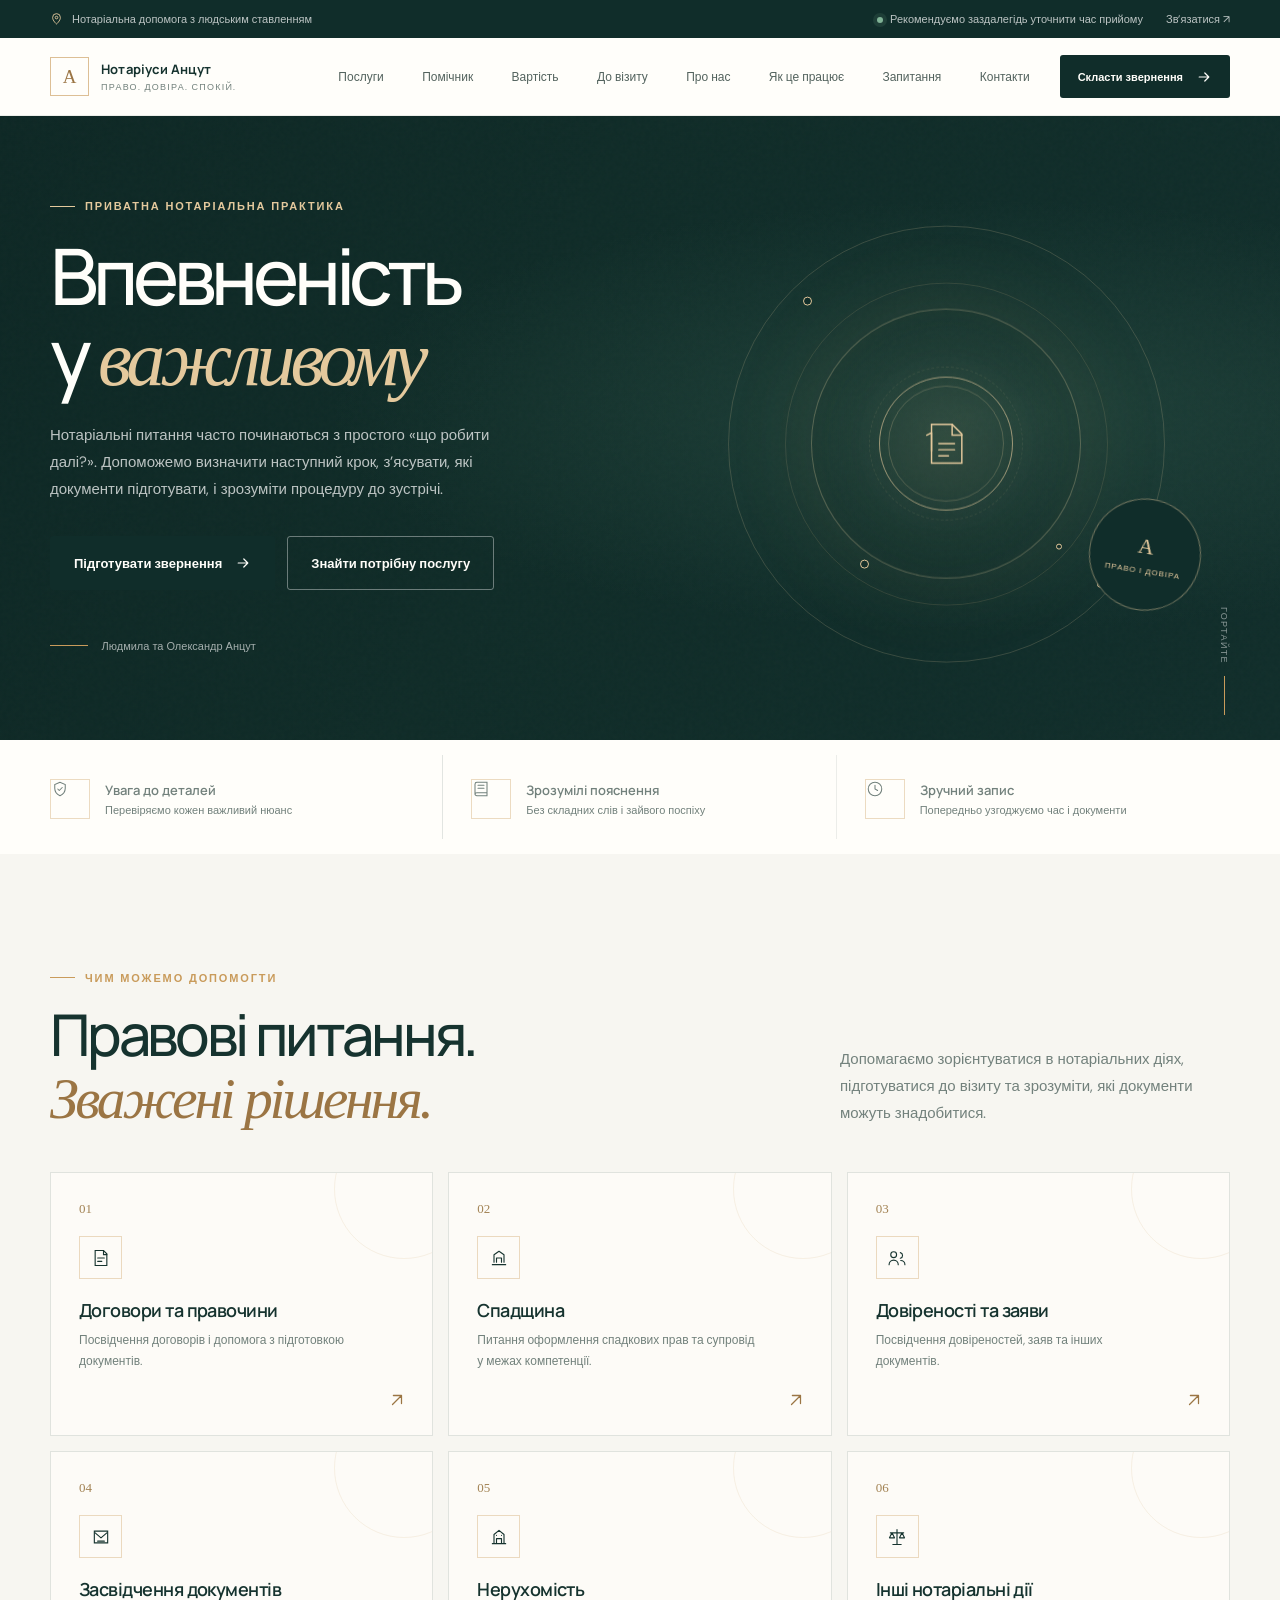
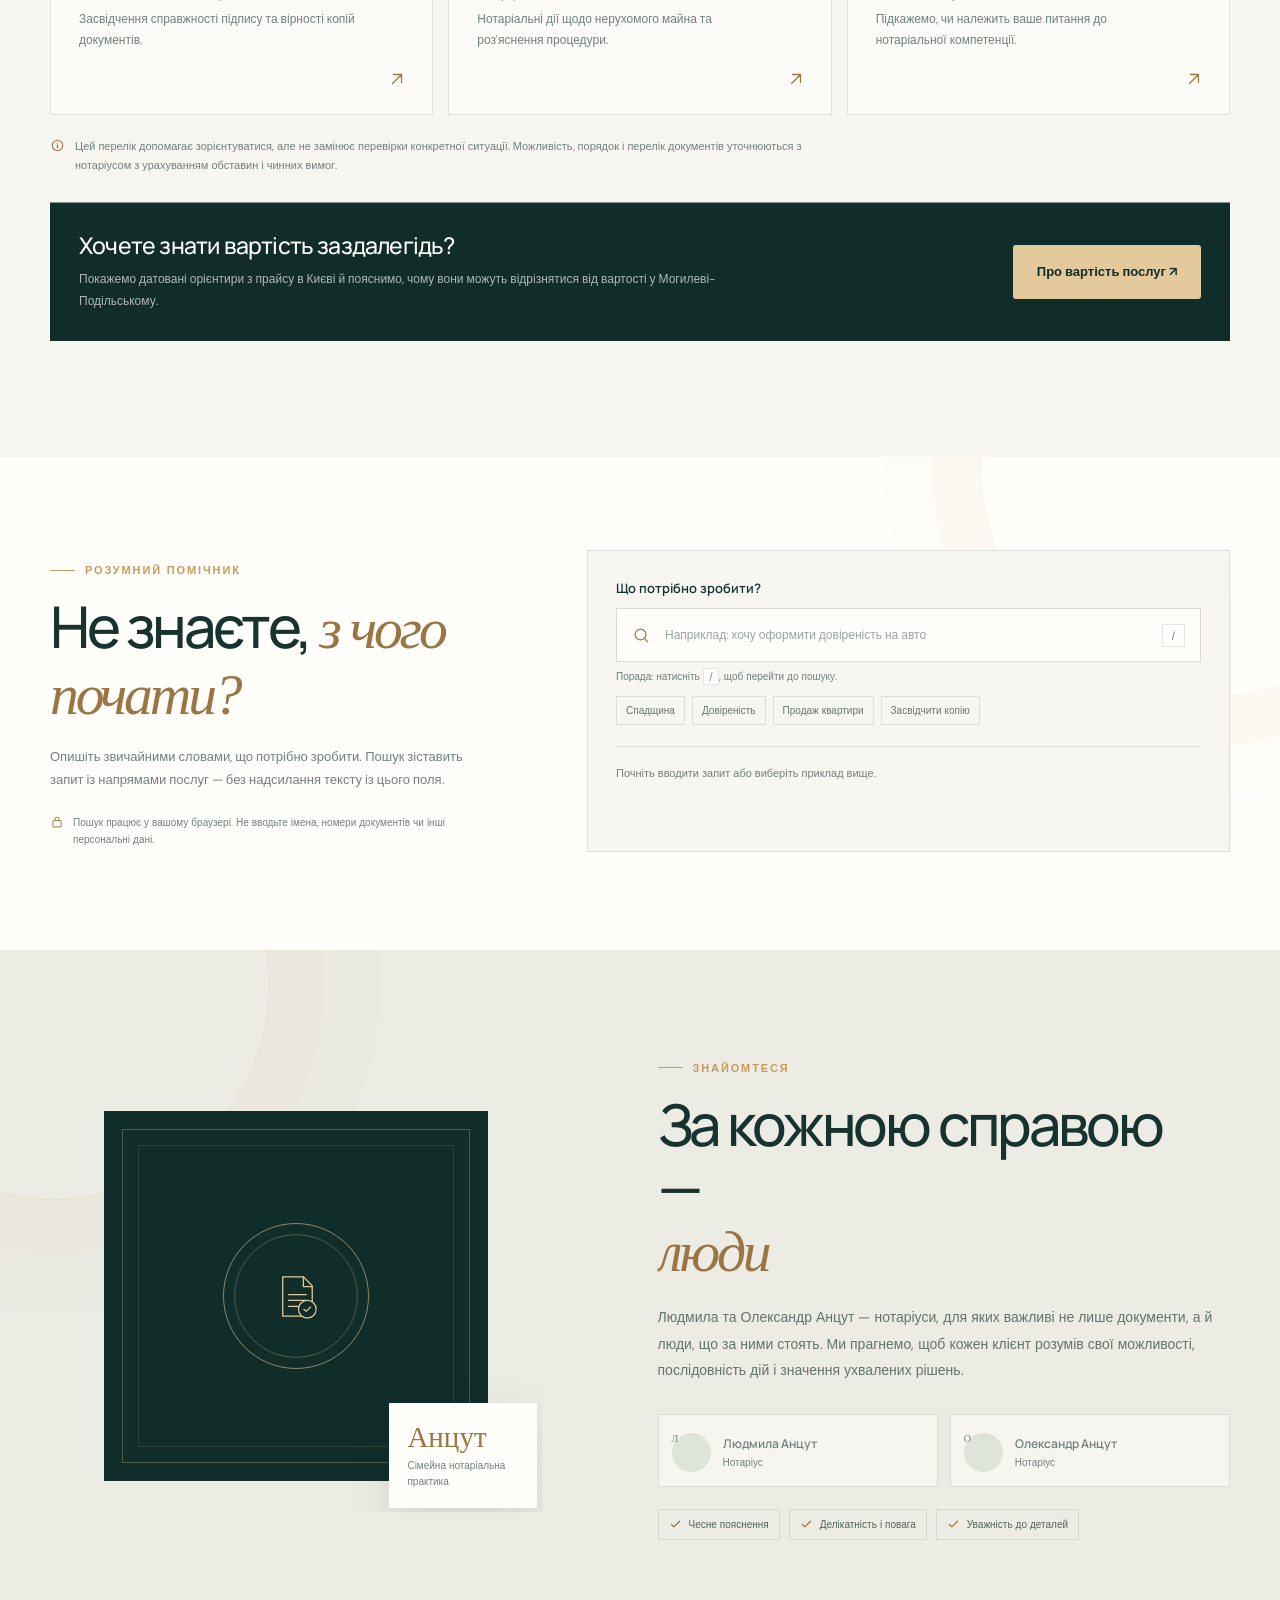
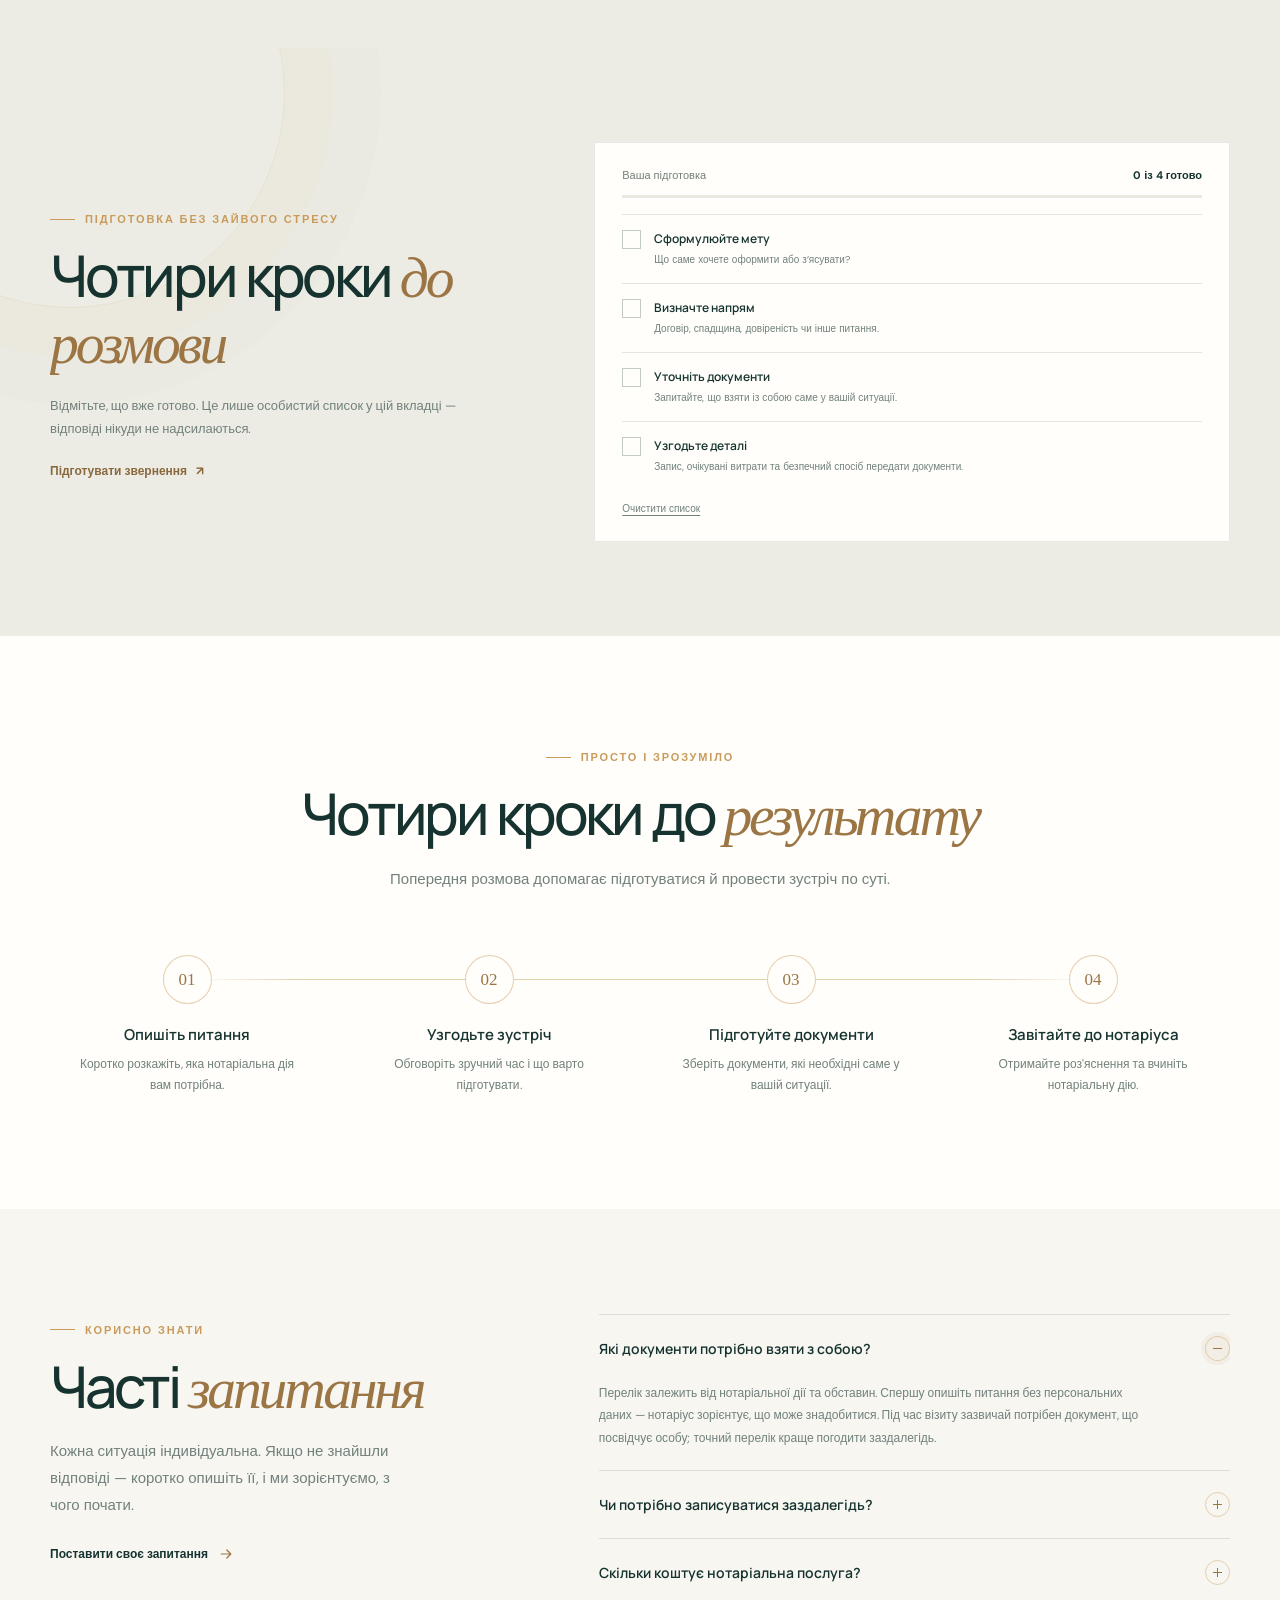
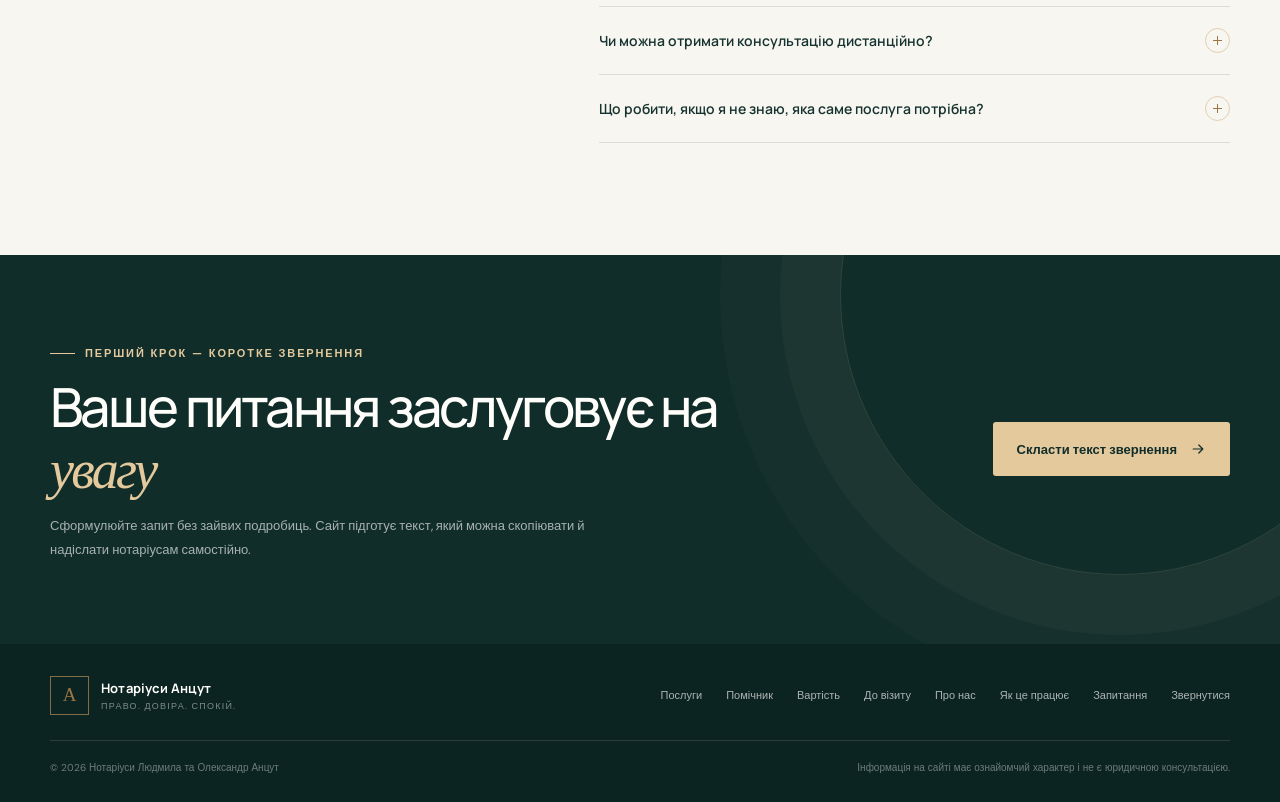
<file: Notariys/index.html>
<!DOCTYPE html>
<html lang="uk">
<head>
  <meta charset="UTF-8">
  <meta name="viewport" content="width=device-width, initial-scale=1.0">
  <meta name="theme-color" content="#102d2a">
  <meta name="description" content="Нотаріуси Людмила та Олександр Анцут: нотаріальні послуги, окремі сторінки за напрямами, інформація про вартість і корисні поради перед зверненням.">
  <meta property="og:type" content="website">
  <meta property="og:locale" content="uk_UA">
  <meta property="og:title" content="Нотаріуси Анцут — спокійна ясність у важливих справах">
  <meta property="og:description" content="Ознайомтеся з напрямами послуг, підготуйтеся до зустрічі та дізнайтеся, які питання варто узгодити заздалегідь.">
  <title>Нотаріуси Анцут — впевненість у важливому</title>
  <link rel="preconnect" href="https://fonts.googleapis.com">
  <link rel="preconnect" href="https://fonts.gstatic.com" crossorigin>
  <link href="https://fonts.googleapis.com/css2?family=DM+Sans:wght@400;500;600;700&family=Manrope:wght@400;500;600;700;800&display=swap" rel="stylesheet">
  <link rel="stylesheet" href="styles.css">
</head>
<body>
  <div class="topline">
    <div class="container topline-inner">
      <div class="topline-note">
        <svg viewBox="0 0 20 20" fill="none" aria-hidden="true"><path d="M10 17s6-5.2 6-10A6 6 0 1 0 4 7c0 4.8 6 10 6 10Z" stroke="currentColor" stroke-width="1.4"/><circle cx="10" cy="7" r="2" stroke="currentColor" stroke-width="1.4"/></svg>
        Нотаріальна допомога з людським ставленням
      </div>
      <div class="topline-right">
        <span><i class="topline-dot"></i>Рекомендуємо заздалегідь уточнити час прийому</span>
        <a href="#contact">Зв’язатися <span aria-hidden="true">↗</span></a>
      </div>
    </div>
  </div>

  <header class="header">
    <nav class="container nav" aria-label="Головна навігація">
      <a class="brand" href="#home" aria-label="Нотаріуси Анцут — на головну" title="На початок сторінки">
        <span class="brand-mark">А</span>
        <span class="brand-copy"><span class="brand-name">Нотаріуси Анцут</span><span class="brand-caption">Право. Довіра. Спокій.</span></span>
      </a>
      <div class="nav-links" id="navLinks">
        <a href="index.html#services">Послуги</a>
        <a href="#service-finder">Помічник</a>
        <a href="prices.html">Вартість</a>
        <a href="#visit-checklist">До візиту</a>
        <a href="#about">Про нас</a>
        <a href="#process">Як це працює</a>
        <a href="#faq">Запитання</a>
        <a href="#contact">Контакти</a>
      </div>
      <button class="button nav-action" type="button" data-open-modal>Скласти звернення <svg viewBox="0 0 20 20" fill="none" aria-hidden="true"><path d="M4 10h12m-5-5 5 5-5 5" stroke="currentColor" stroke-width="1.5" stroke-linecap="round" stroke-linejoin="round"/></svg></button>
      <button class="menu-toggle" type="button" aria-label="Відкрити меню" aria-expanded="false" aria-controls="navLinks"><svg viewBox="0 0 24 24" fill="none" aria-hidden="true"><path d="M4 7h16M4 12h16M4 17h16" stroke="currentColor" stroke-width="1.5" stroke-linecap="round"/></svg></button>
    </nav>
  </header>

  <main>
    <section class="hero" id="home">
      <div class="container hero-inner">
        <div class="hero-copy">
          <span class="eyebrow">Приватна нотаріальна практика</span>
          <h1>Впевненість<br>у <em>важливому</em></h1>
          <p class="hero-description">Нотаріальні питання часто починаються з простого «що робити далі?». Допоможемо визначити наступний крок, з’ясувати, які документи підготувати, і зрозуміти процедуру до зустрічі.</p>
          <div class="hero-actions">
            <button class="button" type="button" data-open-modal>Підготувати звернення <svg viewBox="0 0 20 20" fill="none" aria-hidden="true"><path d="M4 10h12m-5-5 5 5-5 5" stroke="currentColor" stroke-width="1.5" stroke-linecap="round" stroke-linejoin="round"/></svg></button>
            <a class="button button--outline" href="#services">Знайти потрібну послугу</a>
          </div>
          <div class="hero-signature"><span class="signature-line"></span>Людмила та Олександр Анцут</div>
        </div>
        <div class="hero-visual" aria-hidden="true">
          <div class="hero-orbit"></div><div class="hero-orbit hero-orbit--inner"></div>
          <div class="seal-wrap"><div class="seal"><svg viewBox="0 0 48 48" fill="none"><path d="M12 8h17l8 8v24H12V8Z" stroke="currentColor" stroke-width="1.2"/><path d="M29 8v9h8M18 24h13M18 29h13M18 34h8" stroke="currentColor" stroke-width="1.2" stroke-linecap="round"/><path d="m8 17 4-2v15" stroke="currentColor" stroke-width="1.2" stroke-linecap="round" stroke-linejoin="round"/></svg></div></div>
          <div class="hero-stamp"><strong>А</strong><span>право і довіра</span></div>
        </div>
        <a class="hero-scroll" href="#services">Гортайте</a>
      </div>
    </section>

    <section class="trust-strip" aria-label="Наш підхід">
      <div class="container trust-inner">
        <div class="trust-item reveal"><span class="trust-icon"><svg viewBox="0 0 24 24" fill="none" aria-hidden="true"><path d="M12 3 5 6v5c0 4.6 2.8 8.1 7 10 4.2-1.9 7-5.4 7-10V6l-7-3Z" stroke="currentColor" stroke-width="1.4"/><path d="m9 12 2 2 4-4" stroke="currentColor" stroke-width="1.4" stroke-linecap="round" stroke-linejoin="round"/></svg></span><span><strong>Увага до деталей</strong><span>Перевіряємо кожен важливий нюанс</span></span></div>
        <div class="trust-item reveal"><span class="trust-icon"><svg viewBox="0 0 24 24" fill="none" aria-hidden="true"><path d="M4 19.5A2.5 2.5 0 0 1 6.5 17H20M6.5 3H20v18H6.5A2.5 2.5 0 0 1 4 18.5v-13A2.5 2.5 0 0 1 6.5 3Z" stroke="currentColor" stroke-width="1.4"/><path d="M8 7h8M8 11h8" stroke="currentColor" stroke-width="1.4" stroke-linecap="round"/></svg></span><span><strong>Зрозумілі пояснення</strong><span>Без складних слів і зайвого поспіху</span></span></div>
        <div class="trust-item reveal"><span class="trust-icon"><svg viewBox="0 0 24 24" fill="none" aria-hidden="true"><circle cx="12" cy="12" r="9" stroke="currentColor" stroke-width="1.4"/><path d="M12 7v5l3.5 2" stroke="currentColor" stroke-width="1.4" stroke-linecap="round"/></svg></span><span><strong>Зручний запис</strong><span>Попередньо узгоджуємо час і документи</span></span></div>
      </div>
    </section>

    <section class="services" id="services">
      <div class="container">
        <div class="section-heading reveal">
          <div><span class="eyebrow">Чим можемо допомогти</span><h2 class="section-title">Правові питання.<br><em>Зважені рішення.</em></h2></div>
          <p class="section-lead">Допомагаємо зорієнтуватися в нотаріальних діях, підготуватися до візиту та зрозуміти, які документи можуть знадобитися.</p>
        </div>
        <div class="service-grid">
          <a class="service-card reveal" href="contracts.html"><span class="service-number">01</span><span class="service-icon"><svg viewBox="0 0 24 24" fill="none" aria-hidden="true"><path d="M5 3h10l4 4v14H5V3Z" stroke="currentColor" stroke-width="1.35"/><path d="M15 3v5h4M8 12h8M8 16h5" stroke="currentColor" stroke-width="1.35" stroke-linecap="round"/></svg></span><h3>Договори та правочини</h3><p>Посвідчення договорів і допомога з підготовкою документів.</p><svg class="service-arrow" viewBox="0 0 20 20" fill="none" aria-hidden="true"><path d="M5 15 15 5M6 5h9v9" stroke="currentColor" stroke-width="1.4" stroke-linecap="round" stroke-linejoin="round"/></svg></a>
          <a class="service-card reveal" href="inheritance.html"><span class="service-number">02</span><span class="service-icon"><svg viewBox="0 0 24 24" fill="none" aria-hidden="true"><path d="M4 20h16M6 17V8l6-4 6 4v9M9 17v-5h6v5" stroke="currentColor" stroke-width="1.35" stroke-linecap="round" stroke-linejoin="round"/></svg></span><h3>Спадщина</h3><p>Питання оформлення спадкових прав та супровід у межах компетенції.</p><svg class="service-arrow" viewBox="0 0 20 20" fill="none" aria-hidden="true"><path d="M5 15 15 5M6 5h9v9" stroke="currentColor" stroke-width="1.4" stroke-linecap="round" stroke-linejoin="round"/></svg></a>
          <a class="service-card reveal" href="powers-of-attorney.html"><span class="service-number">03</span><span class="service-icon"><svg viewBox="0 0 24 24" fill="none" aria-hidden="true"><circle cx="8" cy="8" r="3.5" stroke="currentColor" stroke-width="1.35"/><path d="M2.5 20a5.5 5.5 0 0 1 11 0M16 5.5a3.5 3.5 0 0 1 0 6.8M16.5 15a5 5 0 0 1 5 5" stroke="currentColor" stroke-width="1.35" stroke-linecap="round"/></svg></span><h3>Довіреності та заяви</h3><p>Посвідчення довіреностей, заяв та інших документів.</p><svg class="service-arrow" viewBox="0 0 20 20" fill="none" aria-hidden="true"><path d="M5 15 15 5M6 5h9v9" stroke="currentColor" stroke-width="1.4" stroke-linecap="round" stroke-linejoin="round"/></svg></a>
          <a class="service-card reveal" href="certifications.html"><span class="service-number">04</span><span class="service-icon"><svg viewBox="0 0 24 24" fill="none" aria-hidden="true"><path d="M4 5h16v14H4V5Z" stroke="currentColor" stroke-width="1.35"/><path d="m5 7 7 6 7-6M8 17h8" stroke="currentColor" stroke-width="1.35" stroke-linecap="round" stroke-linejoin="round"/></svg></span><h3>Засвідчення документів</h3><p>Засвідчення справжності підпису та вірності копій документів.</p><svg class="service-arrow" viewBox="0 0 20 20" fill="none" aria-hidden="true"><path d="M5 15 15 5M6 5h9v9" stroke="currentColor" stroke-width="1.4" stroke-linecap="round" stroke-linejoin="round"/></svg></a>
          <a class="service-card reveal" href="real-estate.html"><span class="service-number">05</span><span class="service-icon"><svg viewBox="0 0 24 24" fill="none" aria-hidden="true"><path d="M4 20h16M6 20V9l6-5 6 5v11M9 20v-6h6v6M9 10h.01M15 10h.01" stroke="currentColor" stroke-width="1.35" stroke-linecap="round" stroke-linejoin="round"/></svg></span><h3>Нерухомість</h3><p>Нотаріальні дії щодо нерухомого майна та роз'яснення процедури.</p><svg class="service-arrow" viewBox="0 0 20 20" fill="none" aria-hidden="true"><path d="M5 15 15 5M6 5h9v9" stroke="currentColor" stroke-width="1.4" stroke-linecap="round" stroke-linejoin="round"/></svg></a>
          <a class="service-card reveal" href="other-services.html"><span class="service-number">06</span><span class="service-icon"><svg viewBox="0 0 24 24" fill="none" aria-hidden="true"><path d="M12 3v18M4 7h16M6 7l-3 6h6L6 7Zm12 0-3 6h6l-3-6ZM7 21h10" stroke="currentColor" stroke-width="1.35" stroke-linecap="round" stroke-linejoin="round"/></svg></span><h3>Інші нотаріальні дії</h3><p>Підкажемо, чи належить ваше питання до нотаріальної компетенції.</p><svg class="service-arrow" viewBox="0 0 20 20" fill="none" aria-hidden="true"><path d="M5 15 15 5M6 5h9v9" stroke="currentColor" stroke-width="1.4" stroke-linecap="round" stroke-linejoin="round"/></svg></a>
        </div>
        <p class="service-note"><svg viewBox="0 0 20 20" fill="none" aria-hidden="true"><circle cx="10" cy="10" r="7" stroke="currentColor" stroke-width="1.4"/><path d="M10 9v4M10 6.5h.01" stroke="currentColor" stroke-width="1.5" stroke-linecap="round"/></svg>Цей перелік допомагає зорієнтуватися, але не замінює перевірки конкретної ситуації. Можливість, порядок і перелік документів уточнюються з нотаріусом з урахуванням обставин і чинних вимог.</p>
        <div class="price-callout reveal"><div><h2>Хочете знати вартість заздалегідь?</h2><p>Покажемо датовані орієнтири з прайсу в Києві й пояснимо, чому вони можуть відрізнятися від вартості у Могилеві-Подільському.</p></div><a class="button" href="prices.html">Про вартість послуг ↗</a></div>
      </div>
    </section>

    <section class="service-finder" id="service-finder">
      <div class="container finder-grid">
        <div class="finder-intro reveal">
          <span class="eyebrow">Розумний помічник</span>
          <h2 class="section-title">Не знаєте, <em>з чого почати?</em></h2>
          <p class="section-lead">Опишіть звичайними словами, що потрібно зробити. Пошук зіставить запит із напрямами послуг — без надсилання тексту із цього поля.</p>
          <p class="finder-privacy" id="finderPrivacy"><svg viewBox="0 0 20 20" fill="none" aria-hidden="true"><rect x="4" y="8" width="12" height="9" rx="1" stroke="currentColor" stroke-width="1.4"/><path d="M7 8V6a3 3 0 0 1 6 0v2" stroke="currentColor" stroke-width="1.4" stroke-linecap="round"/></svg>Пошук працює у вашому браузері. Не вводьте імена, номери документів чи інші персональні дані.</p>
        </div>
        <div class="finder-panel reveal">
          <label class="finder-label" for="serviceSearch">Що потрібно зробити?</label>
          <div class="finder-input-wrap"><svg viewBox="0 0 24 24" fill="none" aria-hidden="true"><circle cx="10.8" cy="10.8" r="6.8" stroke="currentColor" stroke-width="1.5"/><path d="m16 16 4 4" stroke="currentColor" stroke-width="1.5" stroke-linecap="round"/></svg><input id="serviceSearch" type="search" maxlength="240" autocomplete="off" aria-describedby="searchHint finderPrivacy" placeholder="Наприклад: хочу оформити довіреність на авто"><span class="finder-shortcut" aria-hidden="true">/</span><button class="finder-clear" type="button" aria-label="Очистити пошук" hidden>×</button></div>
          <span id="searchHint" class="finder-search-hint">Порада: натисніть <kbd>/</kbd>, щоб перейти до пошуку.</span>
          <div class="finder-examples" aria-label="Приклади запитів">
            <button type="button" data-service-example="Хочу оформити спадщину">Спадщина</button>
            <button type="button" data-service-example="Потрібна довіреність на авто">Довіреність</button>
            <button type="button" data-service-example="Хочу продати квартиру">Продаж квартири</button>
            <button type="button" data-service-example="Засвідчити копію документа">Засвідчити копію</button>
          </div>
          <div class="finder-results" id="serviceResults" aria-live="polite" aria-atomic="true">
            <span class="finder-placeholder">Почніть вводити запит або виберіть приклад вище.</span>
          </div>
        </div>
      </div>
    </section>

    <section class="about" id="about">
      <div class="container about-grid">
        <div class="about-art reveal" aria-hidden="true">
          <div class="about-panel"><div class="about-emblem"><svg viewBox="0 0 60 60" fill="none"><path d="M16 10h21l9 9v31H16V10Z" stroke="currentColor" stroke-width="1.3"/><path d="M37 10v10h9M22 28h18M22 34h18M22 40h11" stroke="currentColor" stroke-width="1.3" stroke-linecap="round"/><circle cx="41" cy="43" r="9" fill="#102d2a" stroke="currentColor" stroke-width="1.2"/><path d="m37.5 43 2.2 2.2 4.5-4.5" stroke="currentColor" stroke-width="1.2" stroke-linecap="round" stroke-linejoin="round"/></svg></div></div>
          <div class="about-corner"><strong>Анцут</strong><span>Сімейна нотаріальна практика</span></div>
        </div>
        <div class="about-copy reveal">
          <span class="eyebrow">Знайомтеся</span>
          <h2 class="section-title">За кожною справою —<br><em>люди</em></h2>
          <p>Людмила та Олександр Анцут — нотаріуси, для яких важливі не лише документи, а й люди, що за ними стоять. Ми прагнемо, щоб кожен клієнт розумів свої можливості, послідовність дій і значення ухвалених рішень.</p>
          <div class="notaries">
            <div class="notary"><span class="notary-avatar">Л</span><span><strong>Людмила Анцут</strong><span>Нотаріус</span></span></div>
            <div class="notary"><span class="notary-avatar">О</span><span><strong>Олександр Анцут</strong><span>Нотаріус</span></span></div>
          </div>
          <div class="about-values">
            <span class="value-pill"><svg viewBox="0 0 16 16" fill="none" aria-hidden="true"><path d="m3 8 3 3 7-7" stroke="currentColor" stroke-width="1.5" stroke-linecap="round" stroke-linejoin="round"/></svg>Чесне пояснення</span>
            <span class="value-pill"><svg viewBox="0 0 16 16" fill="none" aria-hidden="true"><path d="m3 8 3 3 7-7" stroke="currentColor" stroke-width="1.5" stroke-linecap="round" stroke-linejoin="round"/></svg>Делікатність і повага</span>
            <span class="value-pill"><svg viewBox="0 0 16 16" fill="none" aria-hidden="true"><path d="m3 8 3 3 7-7" stroke="currentColor" stroke-width="1.5" stroke-linecap="round" stroke-linejoin="round"/></svg>Уважність до деталей</span>
          </div>
        </div>
      </div>
    </section>

    <section class="visit-checklist" id="visit-checklist">
      <div class="container checklist-grid">
        <div class="checklist-intro reveal">
          <span class="eyebrow">Підготовка без зайвого стресу</span>
          <h2 class="section-title">Чотири кроки <em>до розмови</em></h2>
          <p class="section-lead">Відмітьте, що вже готово. Це лише особистий список у цій вкладці — відповіді нікуди не надсилаються.</p>
          <a class="checklist-contact" href="#contact">Підготувати звернення <span aria-hidden="true">↗</span></a>
        </div>
        <div class="checklist-panel reveal">
          <div class="checklist-summary"><span>Ваша підготовка</span><strong id="checklistProgress" aria-live="polite">0 із 4 готово</strong></div>
          <div class="checklist-meter" role="progressbar" aria-label="Підготовка до звернення" aria-valuemin="0" aria-valuemax="4" aria-valuenow="0"><span id="checklistMeter"></span></div>
          <label class="checklist-item"><input type="checkbox"><span class="checklist-check" aria-hidden="true"></span><span><strong>Сформулюйте мету</strong><span>Що саме хочете оформити або з’ясувати?</span></span></label>
          <label class="checklist-item"><input type="checkbox"><span class="checklist-check" aria-hidden="true"></span><span><strong>Визначте напрям</strong><span>Договір, спадщина, довіреність чи інше питання.</span></span></label>
          <label class="checklist-item"><input type="checkbox"><span class="checklist-check" aria-hidden="true"></span><span><strong>Уточніть документи</strong><span>Запитайте, що взяти із собою саме у вашій ситуації.</span></span></label>
          <label class="checklist-item"><input type="checkbox"><span class="checklist-check" aria-hidden="true"></span><span><strong>Узгодьте деталі</strong><span>Запис, очікувані витрати та безпечний спосіб передати документи.</span></span></label>
          <button class="checklist-reset" type="button">Очистити список</button>
        </div>
      </div>
    </section>

    <section class="steps" id="process">
      <div class="container">
        <div class="steps-head reveal"><span class="eyebrow">Просто і зрозуміло</span><h2 class="section-title">Чотири кроки до <em>результату</em></h2><p class="section-lead">Попередня розмова допомагає підготуватися й провести зустріч по суті.</p></div>
        <div class="steps-grid">
          <article class="step reveal"><span class="step-number">01</span><h3>Опишіть питання</h3><p>Коротко розкажіть, яка нотаріальна дія вам потрібна.</p></article>
          <article class="step reveal"><span class="step-number">02</span><h3>Узгодьте зустріч</h3><p>Обговоріть зручний час і що варто підготувати.</p></article>
          <article class="step reveal"><span class="step-number">03</span><h3>Підготуйте документи</h3><p>Зберіть документи, які необхідні саме у вашій ситуації.</p></article>
          <article class="step reveal"><span class="step-number">04</span><h3>Завітайте до нотаріуса</h3><p>Отримайте роз'яснення та вчиніть нотаріальну дію.</p></article>
        </div>
      </div>
    </section>

    <section class="faq" id="faq">
      <div class="container faq-grid">
        <div class="faq-intro reveal"><span class="eyebrow">Корисно знати</span><h2 class="section-title">Часті <em>запитання</em></h2><p class="section-lead">Кожна ситуація індивідуальна. Якщо не знайшли відповіді — коротко опишіть її, і ми зорієнтуємо, з чого почати.</p><a class="faq-contact" href="#contact">Поставити своє запитання <svg viewBox="0 0 20 20" fill="none" aria-hidden="true"><path d="M4 10h12m-5-5 5 5-5 5" stroke="currentColor" stroke-width="1.5" stroke-linecap="round" stroke-linejoin="round"/></svg></a></div>
        <div class="faq-list reveal">
          <article class="faq-item is-open"><button class="faq-question" type="button" aria-expanded="true">Які документи потрібно взяти з собою?<span class="faq-plus" aria-hidden="true"></span></button><div class="faq-answer"><div><p>Перелік залежить від нотаріальної дії та обставин. Спершу опишіть питання без персональних даних — нотаріус зорієнтує, що може знадобитися. Під час візиту зазвичай потрібен документ, що посвідчує особу; точний перелік краще погодити заздалегідь.</p></div></div></article>
          <article class="faq-item"><button class="faq-question" type="button" aria-expanded="false">Чи потрібно записуватися заздалегідь?<span class="faq-plus" aria-hidden="true"></span></button><div class="faq-answer"><div><p>Попередньо узгодьте час, можливість прийому та документи для вашого питання. Форма на сайті допомагає підготувати текст звернення, але сама його нікуди не надсилає.</p></div></div></article>
          <article class="faq-item"><button class="faq-question" type="button" aria-expanded="false">Скільки коштує нотаріальна послуга?<span class="faq-plus" aria-hidden="true"></span></button><div class="faq-answer"><div><p>Вартість залежить від виду нотаріальної дії та обставин справи. <a class="faq-contact current-link" href="prices.html">Детальніше про вартість послуг ↗</a></p></div></div></article>
          <article class="faq-item"><button class="faq-question" type="button" aria-expanded="false">Чи можна отримати консультацію дистанційно?<span class="faq-plus" aria-hidden="true"></span></button><div class="faq-answer"><div><p>Спосіб попередньої розмови та можливість дистанційного обговорення варто погодити окремо. Сам факт онлайн-звернення не означає, що конкретну нотаріальну дію можна вчинити дистанційно.</p></div></div></article>
          <article class="faq-item"><button class="faq-question" type="button" aria-expanded="false">Що робити, якщо я не знаю, яка саме послуга потрібна?<span class="faq-plus" aria-hidden="true"></span></button><div class="faq-answer"><div><p>Це цілком нормально. Опишіть обставини своїми словами — ми допоможемо зорієнтуватися, чи належить питання до нотаріальної компетенції і що робити далі.</p></div></div></article>
        </div>
      </div>
    </section>

    <section class="contact" id="contact">
      <div class="container contact-inner">
        <div><span class="eyebrow">Перший крок — коротке звернення</span><h2>Ваше питання заслуговує на <em>увагу</em></h2><p>Сформулюйте запит без зайвих подробиць. Сайт підготує текст, який можна скопіювати й надіслати нотаріусам самостійно.</p></div>
        <button class="button" type="button" data-open-modal>Скласти текст звернення <svg viewBox="0 0 20 20" fill="none" aria-hidden="true"><path d="M4 10h12m-5-5 5 5-5 5" stroke="currentColor" stroke-width="1.5" stroke-linecap="round" stroke-linejoin="round"/></svg></button>
      </div>
    </section>
  </main>

  <footer class="footer">
    <div class="container">
      <div class="footer-main">
        <a class="brand footer-brand" href="#home"><span class="brand-mark">А</span><span class="brand-copy"><span class="brand-name">Нотаріуси Анцут</span><span class="brand-caption">Право. Довіра. Спокій.</span></span></a>
        <nav class="footer-nav" aria-label="Навігація у футері"><a href="index.html#services">Послуги</a><a href="#service-finder">Помічник</a><a href="prices.html">Вартість</a><a href="#visit-checklist">До візиту</a><a href="#about">Про нас</a><a href="#process">Як це працює</a><a href="#faq">Запитання</a><a href="#contact">Звернутися</a></nav>
      </div>
      <div class="footer-bottom"><span>© <span id="year"></span> Нотаріуси Людмила та Олександр Анцут</span><span>Інформація на сайті має ознайомчий характер і не є юридичною консультацією.</span></div>
    </div>
  </footer>

  <div class="modal-backdrop" id="contactModal" role="dialog" aria-modal="true" aria-labelledby="modalTitle" aria-describedby="modalPrivacy" aria-hidden="true">
    <div class="modal">
      <button class="modal-close" type="button" aria-label="Закрити"><svg viewBox="0 0 20 20" fill="none" aria-hidden="true"><path d="m5 5 10 10M15 5 5 15" stroke="currentColor" stroke-width="1.5" stroke-linecap="round"/></svg></button>
      <span class="eyebrow">Звернення до нотаріусів Анцут</span>
      <h2 id="modalTitle">Розкажіть, чим можемо допомогти</h2>
      <p class="modal-intro" id="modalPrivacy">Поля перевіряються у вашому браузері: сайт не надсилає й не зберігає введені дані. Після перевірки ви самі вирішуєте, чи копіювати й надсилати підготовлений текст.</p>
      <form id="contactForm">
        <div class="form-grid">
          <div class="field"><label for="clientName">Ваше ім'я</label><input id="clientName" name="name" autocomplete="name" placeholder="Як до вас звертатися?" required maxlength="80"></div>
          <div class="field"><label for="clientPhone">Телефон для зв’язку</label><input id="clientPhone" name="phone" type="tel" autocomplete="tel" inputmode="tel" placeholder="+380 ..." aria-describedby="phoneHint" required maxlength="30"><span id="phoneHint" class="field-hint">Щонайменше 7 цифр; можна вказати +, дужки або дефіс.</span></div>
          <div class="field field--full"><label for="clientQuestion">Коротко про питання</label><textarea id="clientQuestion" name="question" placeholder="Наприклад: планую оформити довіреність на автомобіль" aria-describedby="questionCount" required maxlength="1000"></textarea><span id="questionCount" class="field-hint" aria-live="polite">0 / 1000</span></div>
        </div>
        <p class="form-hint">Будь ласка, не вказуйте тут паспортні дані, адреси чи іншу чутливу інформацію. Форма працює у браузері й не надсилає введені дані.</p>
        <button class="button form-submit" type="submit">Підготувати текст звернення <svg viewBox="0 0 20 20" fill="none" aria-hidden="true"><path d="M4 10h12m-5-5 5 5-5 5" stroke="currentColor" stroke-width="1.5" stroke-linecap="round" stroke-linejoin="round"/></svg></button>
      </form>
      <div class="form-result" id="formResult" role="status" aria-live="polite"><span id="resultText"></span><br><button id="copyMessage" type="button"><svg viewBox="0 0 20 20" fill="none" aria-hidden="true"><rect x="7" y="7" width="9" height="10" rx="1" stroke="currentColor" stroke-width="1.3"/><path d="M13 7V4a1 1 0 0 0-1-1H5a1 1 0 0 0-1 1v9a1 1 0 0 0 1 1h2" stroke="currentColor" stroke-width="1.3"/></svg>Скопіювати звернення</button></div>
    </div>
  </div>

  <div class="reading-progress" aria-hidden="true"><span id="readingProgressBar"></span></div>
  <button class="back-to-top" type="button" aria-label="Повернутися на початок сторінки" title="На початок сторінки"><svg viewBox="0 0 24 24" fill="none" aria-hidden="true"><path d="m6 14 6-6 6 6" stroke="currentColor" stroke-width="1.7" stroke-linecap="round" stroke-linejoin="round"/></svg></button>
  <script src="script.js" defer></script>
</body>
</html>
</file>
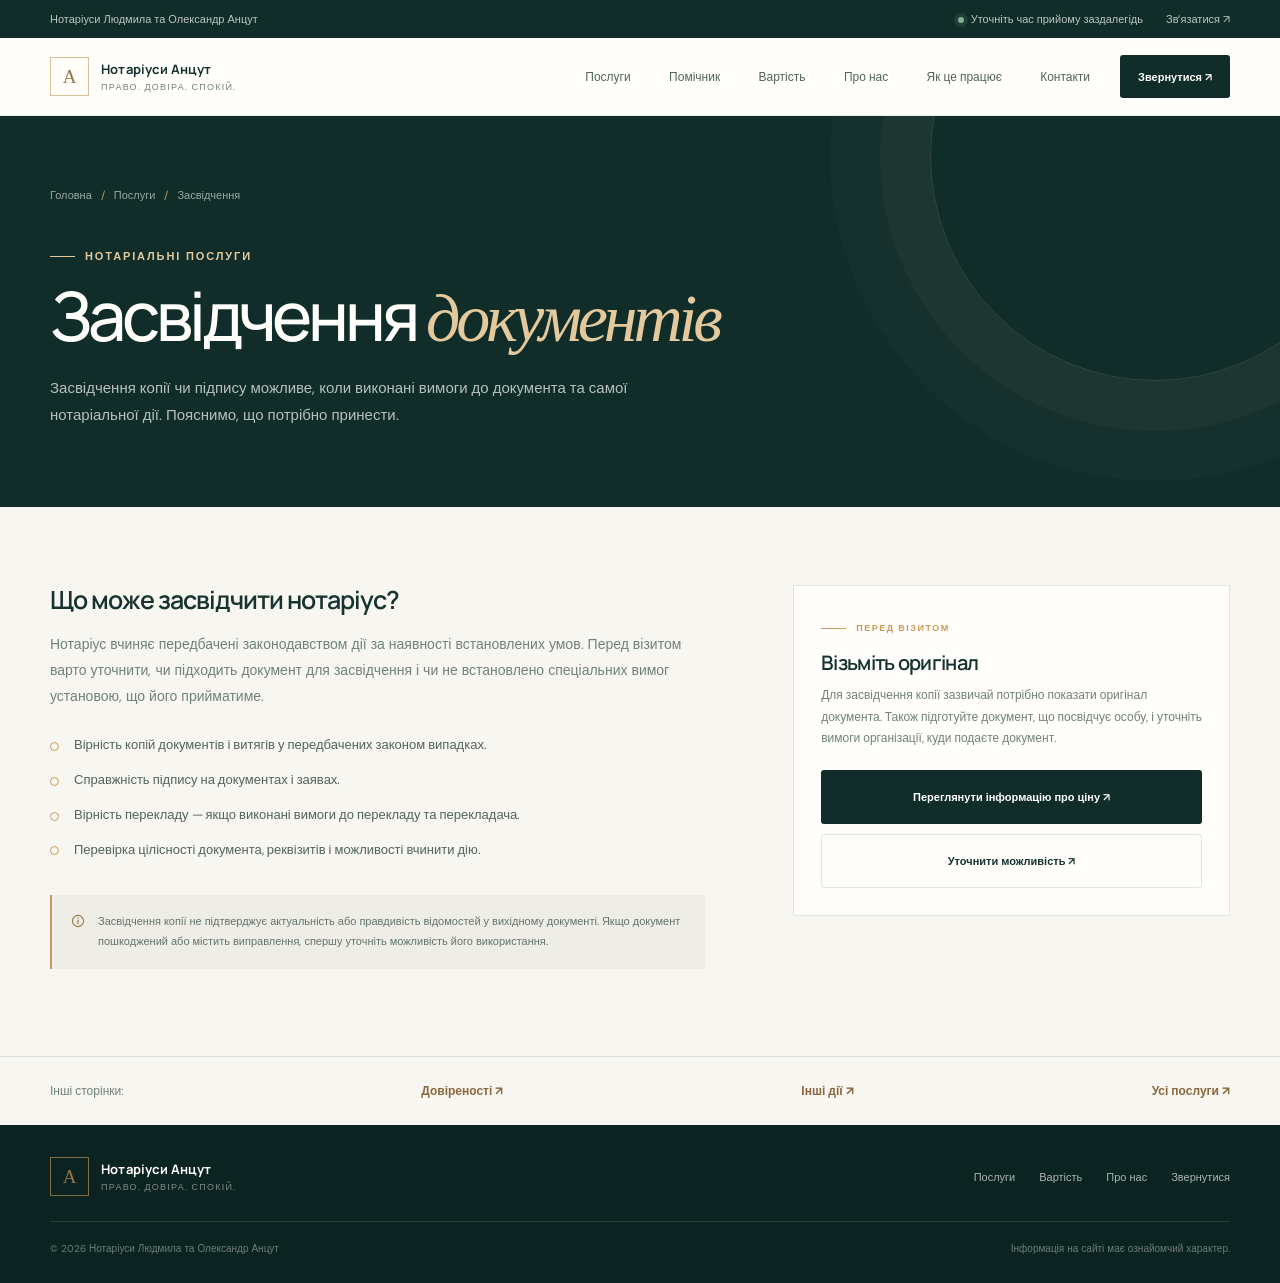
<file: Notariys/certifications.html>
<!DOCTYPE html>
<html lang="uk">
<head>
  <meta charset="UTF-8">
  <meta name="viewport" content="width=device-width, initial-scale=1.0">
  <meta name="theme-color" content="#102d2a">
  <meta name="description" content="Засвідчення вірності копій документів і справжності підпису у нотаріуса.">
  <title>Засвідчення документів — Нотаріуси Анцут</title>
  <link rel="preconnect" href="https://fonts.googleapis.com">
  <link rel="preconnect" href="https://fonts.gstatic.com" crossorigin>
  <link href="https://fonts.googleapis.com/css2?family=DM+Sans:wght@400;500;600;700&family=Manrope:wght@400;500;600;700;800&display=swap" rel="stylesheet">
  <link rel="stylesheet" href="styles.css">
</head>
<body>
  <div class="topline"><div class="container topline-inner"><div class="topline-note">Нотаріуси Людмила та Олександр Анцут</div><div class="topline-right"><span><i class="topline-dot"></i>Уточніть час прийому заздалегідь</span><a href="index.html#contact">Зв’язатися ↗</a></div></div></div>
  <header class="header"><nav class="container nav" aria-label="Головна навігація"><a class="brand" href="index.html"><span class="brand-mark">А</span><span class="brand-copy"><span class="brand-name">Нотаріуси Анцут</span><span class="brand-caption">Право. Довіра. Спокій.</span></span></a><div class="nav-links" id="navLinks"><a href="index.html#services">Послуги</a><a href="index.html#service-finder">Помічник</a><a href="prices.html">Вартість</a><a href="index.html#about">Про нас</a><a href="index.html#process">Як це працює</a><a href="index.html#contact">Контакти</a></div><a class="button nav-action" href="index.html#contact">Звернутися ↗</a><button class="menu-toggle" type="button" aria-label="Відкрити меню" aria-expanded="false" aria-controls="navLinks"><svg viewBox="0 0 24 24" fill="none" aria-hidden="true"><path d="M4 7h16M4 12h16M4 17h16" stroke="currentColor" stroke-width="1.5" stroke-linecap="round"/></svg></button></nav></header>
  <main>
    <section class="subpage-hero"><div class="container"><nav class="breadcrumbs" aria-label="Навігаційний шлях"><a href="index.html">Головна</a><span aria-hidden="true">/</span><a href="index.html#services">Послуги</a><span aria-hidden="true">/</span><span aria-current="page">Засвідчення</span></nav><span class="eyebrow">Нотаріальні послуги</span><h1>Засвідчення <em>документів</em></h1><p>Засвідчення копії чи підпису можливе, коли виконані вимоги до документа та самої нотаріальної дії. Пояснимо, що потрібно принести.</p></div></section>
    <section class="detail-section"><div class="container"><div class="detail-grid">
      <div class="detail-copy"><h2>Що може засвідчити нотаріус?</h2><p>Нотаріус вчиняє передбачені законодавством дії за наявності встановлених умов. Перед візитом варто уточнити, чи підходить документ для засвідчення і чи не встановлено спеціальних вимог установою, що його прийматиме.</p><ul class="detail-list"><li>Вірність копій документів і витягів у передбачених законом випадках.</li><li>Справжність підпису на документах і заявах.</li><li>Вірність перекладу — якщо виконані вимоги до перекладу та перекладача.</li><li>Перевірка цілісності документа, реквізитів і можливості вчинити дію.</li></ul><div class="detail-note"><svg viewBox="0 0 20 20" fill="none" aria-hidden="true"><circle cx="10" cy="10" r="7" stroke="currentColor" stroke-width="1.4"/><path d="M10 9v4M10 6.5h.01" stroke="currentColor" stroke-width="1.5" stroke-linecap="round"/></svg>Засвідчення копії не підтверджує актуальність або правдивість відомостей у вихідному документі. Якщо документ пошкоджений або містить виправлення, спершу уточніть можливість його використання.</div></div>
      <aside class="detail-aside"><span class="eyebrow">Перед візитом</span><h2>Візьміть оригінал</h2><p>Для засвідчення копії зазвичай потрібно показати оригінал документа. Також підготуйте документ, що посвідчує особу, і уточніть вимоги організації, куди подаєте документ.</p><a class="button" href="prices.html">Переглянути інформацію про ціну ↗</a><a class="button button--outline button--light" href="index.html#contact">Уточнити можливість ↗</a></aside>
    </div></div></section>
    <section class="detail-more"><div class="container"><p>Інші сторінки:</p><a href="powers-of-attorney.html">Довіреності ↗</a><a href="other-services.html">Інші дії ↗</a><a href="index.html#services">Усі послуги ↗</a></div></section>
  </main>
  <footer class="footer"><div class="container"><div class="footer-main"><a class="brand footer-brand" href="index.html"><span class="brand-mark">А</span><span class="brand-copy"><span class="brand-name">Нотаріуси Анцут</span><span class="brand-caption">Право. Довіра. Спокій.</span></span></a><nav class="footer-nav" aria-label="Навігація у футері"><a href="index.html#services">Послуги</a><a href="prices.html">Вартість</a><a href="index.html#about">Про нас</a><a href="index.html#contact">Звернутися</a></nav></div><div class="footer-bottom"><span>© <span id="year"></span> Нотаріуси Людмила та Олександр Анцут</span><span>Інформація на сайті має ознайомчий характер.</span></div></div></footer>
  <script src="script.js" defer></script>
</body>
</html>
</file>
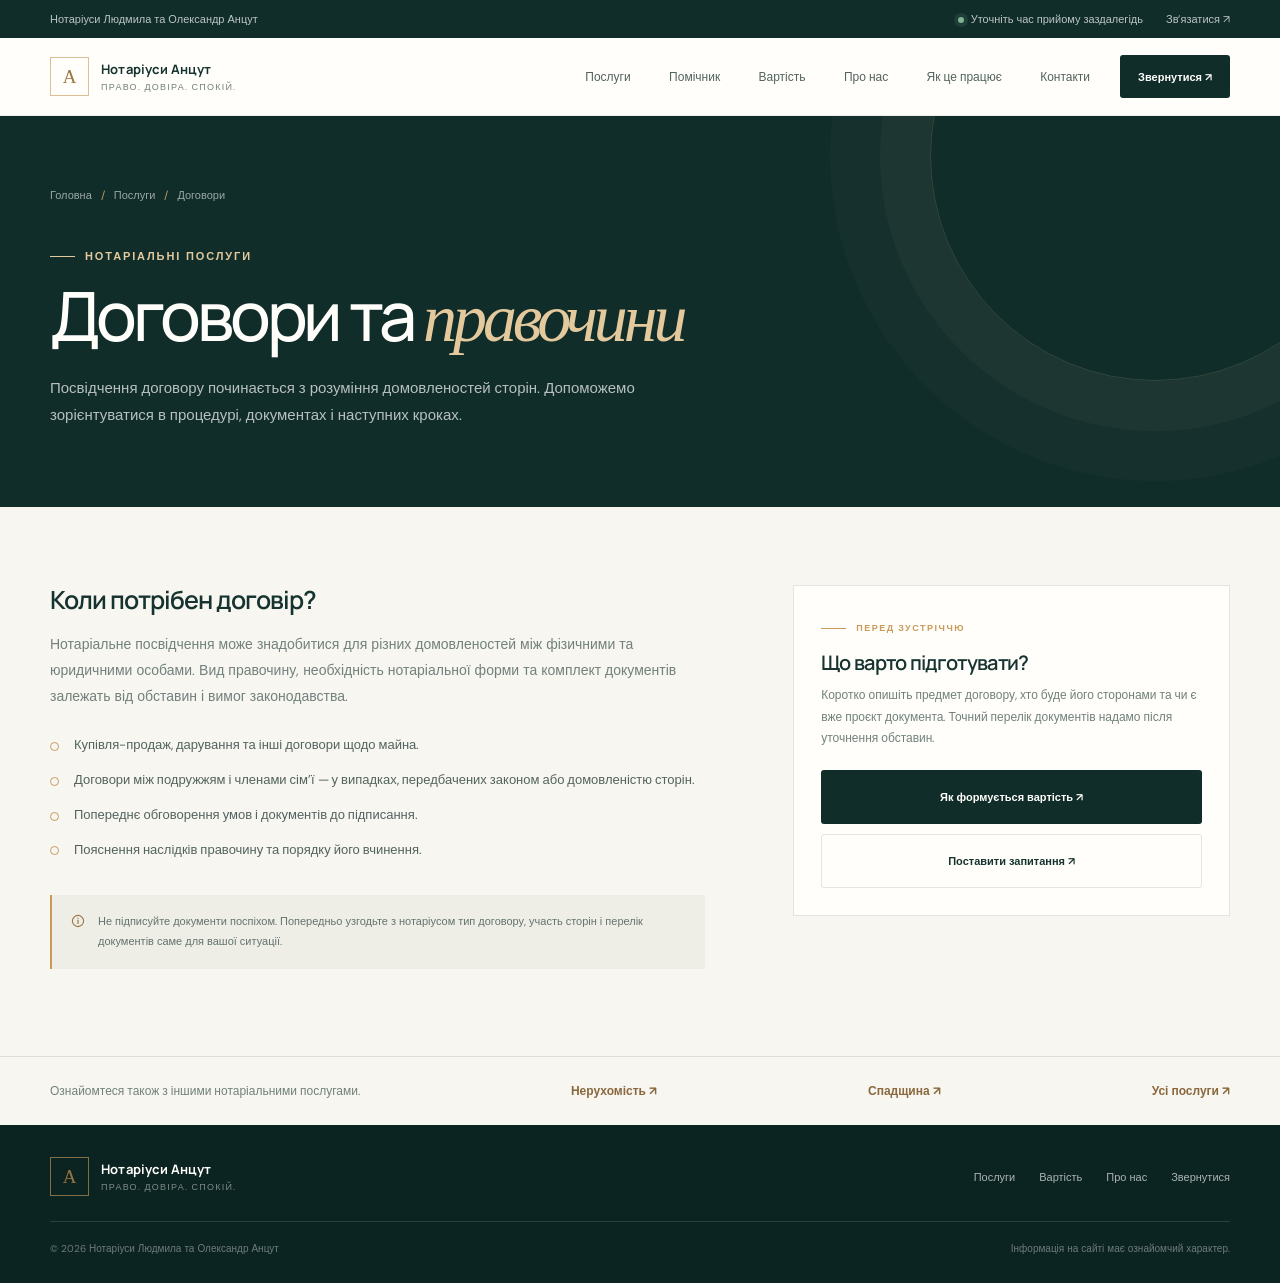
<file: Notariys/contracts.html>
<!DOCTYPE html>
<html lang="uk">
<head>
  <meta charset="UTF-8">
  <meta name="viewport" content="width=device-width, initial-scale=1.0">
  <meta name="theme-color" content="#102d2a">
  <meta name="description" content="Нотаріальне посвідчення договорів та правочинів: підготовка документів і роз'яснення процедури.">
  <title>Договори та правочини — Нотаріуси Анцут</title>
  <link rel="preconnect" href="https://fonts.googleapis.com">
  <link rel="preconnect" href="https://fonts.gstatic.com" crossorigin>
  <link href="https://fonts.googleapis.com/css2?family=DM+Sans:wght@400;500;600;700&family=Manrope:wght@400;500;600;700;800&display=swap" rel="stylesheet">
  <link rel="stylesheet" href="styles.css">
</head>
<body>
  <div class="topline"><div class="container topline-inner"><div class="topline-note">Нотаріуси Людмила та Олександр Анцут</div><div class="topline-right"><span><i class="topline-dot"></i>Уточніть час прийому заздалегідь</span><a href="index.html#contact">Зв’язатися ↗</a></div></div></div>
  <header class="header"><nav class="container nav" aria-label="Головна навігація">
    <a class="brand" href="index.html"><span class="brand-mark">А</span><span class="brand-copy"><span class="brand-name">Нотаріуси Анцут</span><span class="brand-caption">Право. Довіра. Спокій.</span></span></a>
    <div class="nav-links" id="navLinks"><a href="index.html#services">Послуги</a><a href="index.html#service-finder">Помічник</a><a href="prices.html">Вартість</a><a href="index.html#about">Про нас</a><a href="index.html#process">Як це працює</a><a href="index.html#contact">Контакти</a></div>
    <a class="button nav-action" href="index.html#contact">Звернутися ↗</a>
    <button class="menu-toggle" type="button" aria-label="Відкрити меню" aria-expanded="false" aria-controls="navLinks"><svg viewBox="0 0 24 24" fill="none" aria-hidden="true"><path d="M4 7h16M4 12h16M4 17h16" stroke="currentColor" stroke-width="1.5" stroke-linecap="round"/></svg></button>
  </nav></header>
  <main>
    <section class="subpage-hero"><div class="container"><nav class="breadcrumbs" aria-label="Навігаційний шлях"><a href="index.html">Головна</a><span aria-hidden="true">/</span><a href="index.html#services">Послуги</a><span aria-hidden="true">/</span><span aria-current="page">Договори</span></nav><span class="eyebrow">Нотаріальні послуги</span><h1>Договори та <em>правочини</em></h1><p>Посвідчення договору починається з розуміння домовленостей сторін. Допоможемо зорієнтуватися в процедурі, документах і наступних кроках.</p></div></section>
    <section class="detail-section"><div class="container"><div class="detail-grid">
      <div class="detail-copy"><h2>Коли потрібен договір?</h2><p>Нотаріальне посвідчення може знадобитися для різних домовленостей між фізичними та юридичними особами. Вид правочину, необхідність нотаріальної форми та комплект документів залежать від обставин і вимог законодавства.</p><ul class="detail-list"><li>Купівля-продаж, дарування та інші договори щодо майна.</li><li>Договори між подружжям і членами сім’ї — у випадках, передбачених законом або домовленістю сторін.</li><li>Попереднє обговорення умов і документів до підписання.</li><li>Пояснення наслідків правочину та порядку його вчинення.</li></ul><div class="detail-note"><svg viewBox="0 0 20 20" fill="none" aria-hidden="true"><circle cx="10" cy="10" r="7" stroke="currentColor" stroke-width="1.4"/><path d="M10 9v4M10 6.5h.01" stroke="currentColor" stroke-width="1.5" stroke-linecap="round"/></svg>Не підписуйте документи поспіхом. Попередньо узгодьте з нотаріусом тип договору, участь сторін і перелік документів саме для вашої ситуації.</div></div>
      <aside class="detail-aside"><span class="eyebrow">Перед зустріччю</span><h2>Що варто підготувати?</h2><p>Коротко опишіть предмет договору, хто буде його сторонами та чи є вже проєкт документа. Точний перелік документів надамо після уточнення обставин.</p><a class="button" href="prices.html">Як формується вартість ↗</a><a class="button button--outline button--light" href="index.html#contact">Поставити запитання ↗</a></aside>
    </div></div></section>
    <section class="detail-more"><div class="container"><p>Ознайомтеся також з іншими нотаріальними послугами.</p><a href="real-estate.html">Нерухомість ↗</a><a href="inheritance.html">Спадщина ↗</a><a href="index.html#services">Усі послуги ↗</a></div></section>
  </main>
  <footer class="footer"><div class="container"><div class="footer-main"><a class="brand footer-brand" href="index.html"><span class="brand-mark">А</span><span class="brand-copy"><span class="brand-name">Нотаріуси Анцут</span><span class="brand-caption">Право. Довіра. Спокій.</span></span></a><nav class="footer-nav" aria-label="Навігація у футері"><a href="index.html#services">Послуги</a><a href="prices.html">Вартість</a><a href="index.html#about">Про нас</a><a href="index.html#contact">Звернутися</a></nav></div><div class="footer-bottom"><span>© <span id="year"></span> Нотаріуси Людмила та Олександр Анцут</span><span>Інформація на сайті має ознайомчий характер.</span></div></div></footer>
  <script src="script.js" defer></script>
</body>
</html>
</file>
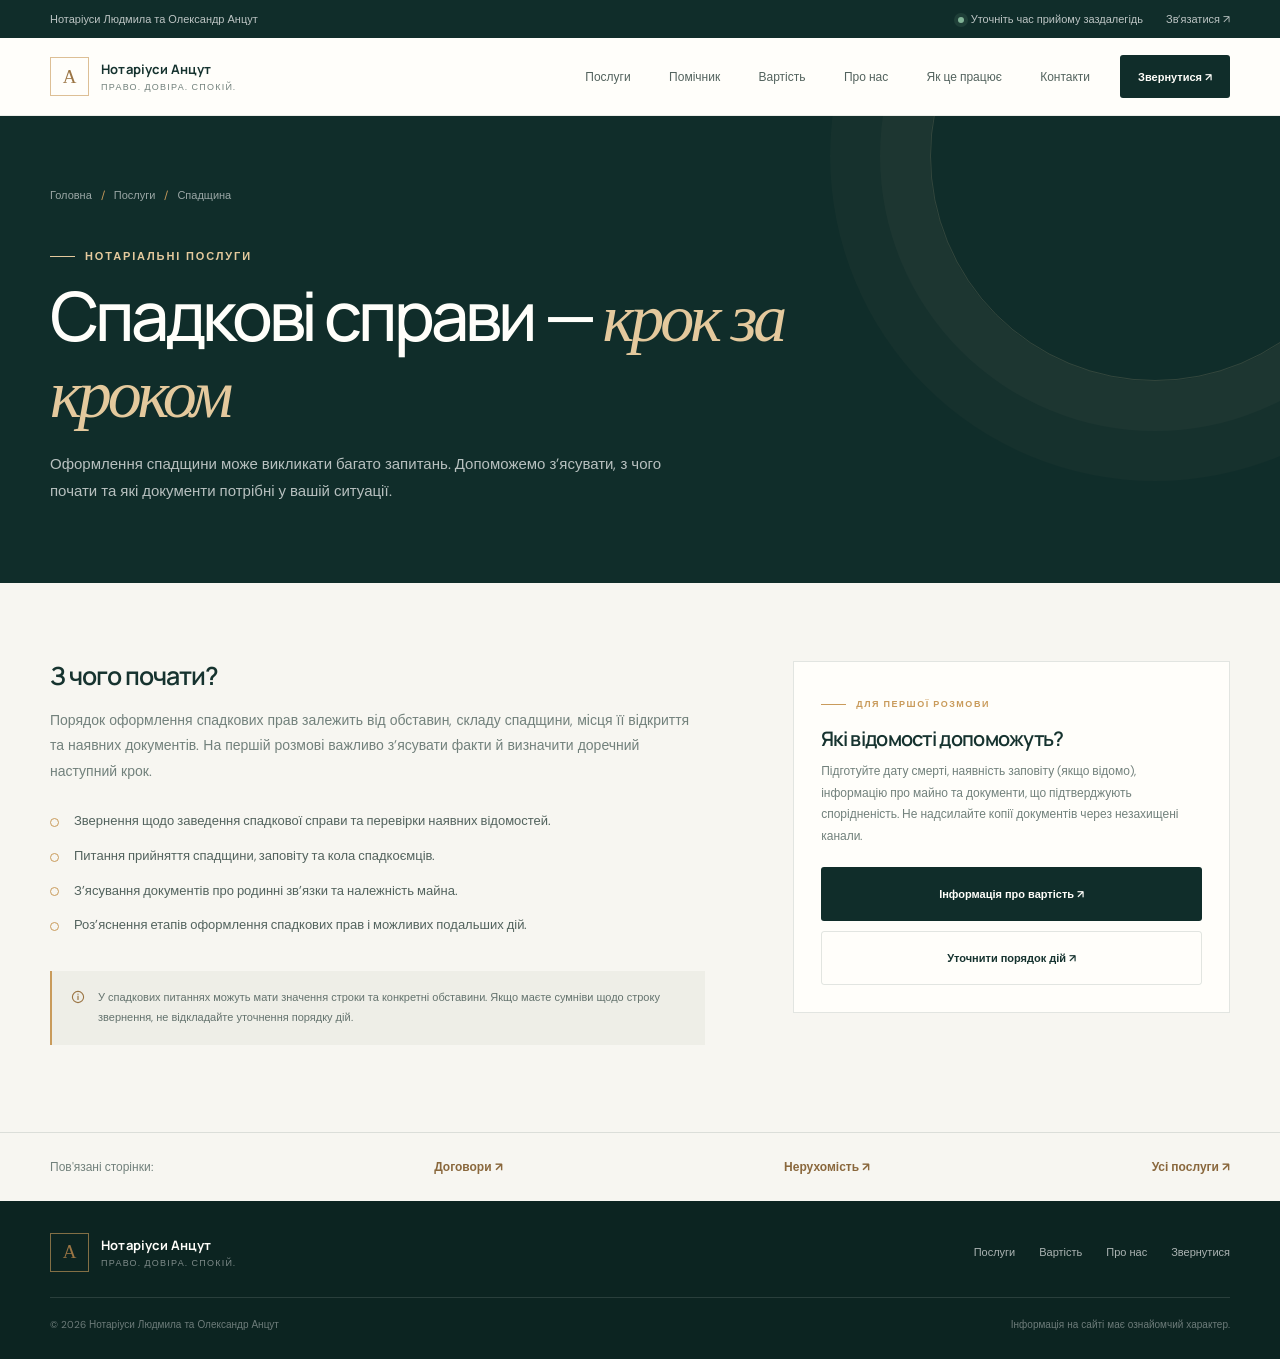
<file: Notariys/inheritance.html>
<!DOCTYPE html>
<html lang="uk">
<head>
  <meta charset="UTF-8">
  <meta name="viewport" content="width=device-width, initial-scale=1.0">
  <meta name="theme-color" content="#102d2a">
  <meta name="description" content="Інформація щодо оформлення спадщини, прийняття спадщини та необхідних документів.">
  <title>Оформлення спадщини — Нотаріуси Анцут</title>
  <link rel="preconnect" href="https://fonts.googleapis.com">
  <link rel="preconnect" href="https://fonts.gstatic.com" crossorigin>
  <link href="https://fonts.googleapis.com/css2?family=DM+Sans:wght@400;500;600;700&family=Manrope:wght@400;500;600;700;800&display=swap" rel="stylesheet">
  <link rel="stylesheet" href="styles.css">
</head>
<body>
  <div class="topline"><div class="container topline-inner"><div class="topline-note">Нотаріуси Людмила та Олександр Анцут</div><div class="topline-right"><span><i class="topline-dot"></i>Уточніть час прийому заздалегідь</span><a href="index.html#contact">Зв’язатися ↗</a></div></div></div>
  <header class="header"><nav class="container nav" aria-label="Головна навігація">
    <a class="brand" href="index.html"><span class="brand-mark">А</span><span class="brand-copy"><span class="brand-name">Нотаріуси Анцут</span><span class="brand-caption">Право. Довіра. Спокій.</span></span></a><div class="nav-links" id="navLinks"><a href="index.html#services">Послуги</a><a href="index.html#service-finder">Помічник</a><a href="prices.html">Вартість</a><a href="index.html#about">Про нас</a><a href="index.html#process">Як це працює</a><a href="index.html#contact">Контакти</a></div><a class="button nav-action" href="index.html#contact">Звернутися ↗</a><button class="menu-toggle" type="button" aria-label="Відкрити меню" aria-expanded="false" aria-controls="navLinks"><svg viewBox="0 0 24 24" fill="none" aria-hidden="true"><path d="M4 7h16M4 12h16M4 17h16" stroke="currentColor" stroke-width="1.5" stroke-linecap="round"/></svg></button>
  </nav></header>
  <main>
    <section class="subpage-hero"><div class="container"><nav class="breadcrumbs" aria-label="Навігаційний шлях"><a href="index.html">Головна</a><span aria-hidden="true">/</span><a href="index.html#services">Послуги</a><span aria-hidden="true">/</span><span aria-current="page">Спадщина</span></nav><span class="eyebrow">Нотаріальні послуги</span><h1>Спадкові справи — <em>крок за кроком</em></h1><p>Оформлення спадщини може викликати багато запитань. Допоможемо з’ясувати, з чого почати та які документи потрібні у вашій ситуації.</p></div></section>
    <section class="detail-section"><div class="container"><div class="detail-grid">
      <div class="detail-copy"><h2>З чого почати?</h2><p>Порядок оформлення спадкових прав залежить від обставин, складу спадщини, місця її відкриття та наявних документів. На першій розмові важливо з’ясувати факти й визначити доречний наступний крок.</p><ul class="detail-list"><li>Звернення щодо заведення спадкової справи та перевірки наявних відомостей.</li><li>Питання прийняття спадщини, заповіту та кола спадкоємців.</li><li>З’ясування документів про родинні зв’язки та належність майна.</li><li>Роз’яснення етапів оформлення спадкових прав і можливих подальших дій.</li></ul><div class="detail-note"><svg viewBox="0 0 20 20" fill="none" aria-hidden="true"><circle cx="10" cy="10" r="7" stroke="currentColor" stroke-width="1.4"/><path d="M10 9v4M10 6.5h.01" stroke="currentColor" stroke-width="1.5" stroke-linecap="round"/></svg>У спадкових питаннях можуть мати значення строки та конкретні обставини. Якщо маєте сумніви щодо строку звернення, не відкладайте уточнення порядку дій.</div></div>
      <aside class="detail-aside"><span class="eyebrow">Для першої розмови</span><h2>Які відомості допоможуть?</h2><p>Підготуйте дату смерті, наявність заповіту (якщо відомо), інформацію про майно та документи, що підтверджують спорідненість. Не надсилайте копії документів через незахищені канали.</p><a class="button" href="prices.html">Інформація про вартість ↗</a><a class="button button--outline button--light" href="index.html#contact">Уточнити порядок дій ↗</a></aside>
    </div></div></section>
    <section class="detail-more"><div class="container"><p>Пов'язані сторінки:</p><a href="contracts.html">Договори ↗</a><a href="real-estate.html">Нерухомість ↗</a><a href="index.html#services">Усі послуги ↗</a></div></section>
  </main>
  <footer class="footer"><div class="container"><div class="footer-main"><a class="brand footer-brand" href="index.html"><span class="brand-mark">А</span><span class="brand-copy"><span class="brand-name">Нотаріуси Анцут</span><span class="brand-caption">Право. Довіра. Спокій.</span></span></a><nav class="footer-nav" aria-label="Навігація у футері"><a href="index.html#services">Послуги</a><a href="prices.html">Вартість</a><a href="index.html#about">Про нас</a><a href="index.html#contact">Звернутися</a></nav></div><div class="footer-bottom"><span>© <span id="year"></span> Нотаріуси Людмила та Олександр Анцут</span><span>Інформація на сайті має ознайомчий характер.</span></div></div></footer>
  <script src="script.js" defer></script>
</body>
</html>
</file>
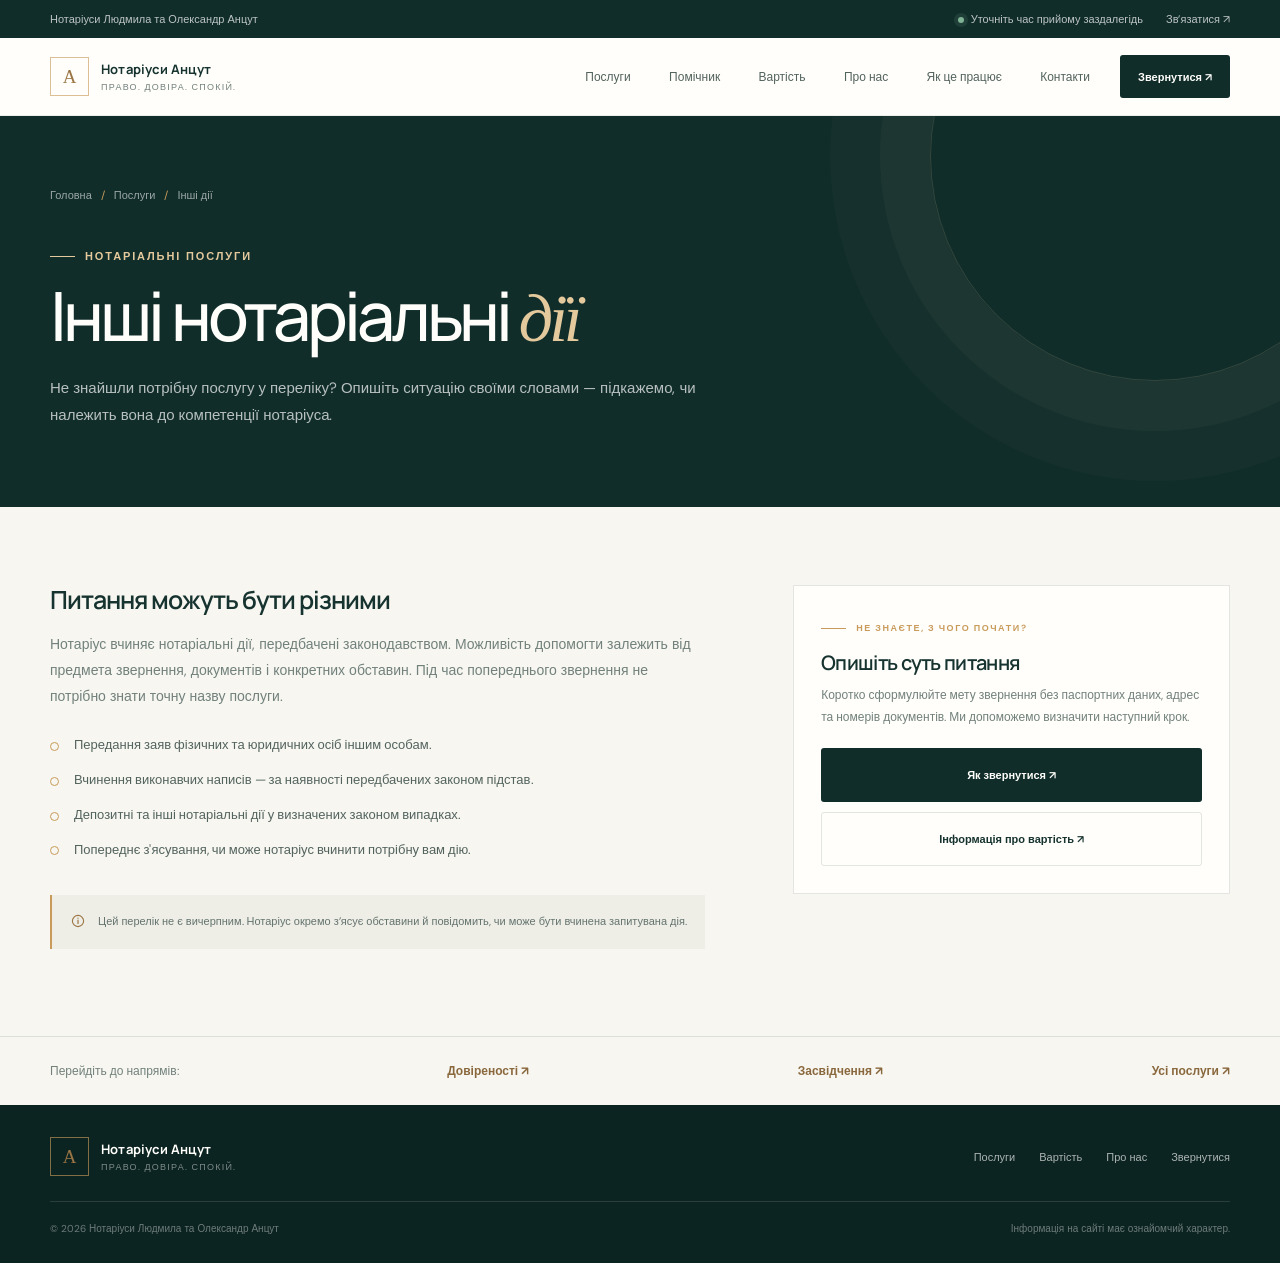
<file: Notariys/other-services.html>
<!DOCTYPE html>
<html lang="uk">
<head>
  <meta charset="UTF-8">
  <meta name="viewport" content="width=device-width, initial-scale=1.0">
  <meta name="theme-color" content="#102d2a">
  <meta name="description" content="Інші нотаріальні дії: уточніть у нотаріуса, чи можна допомогти з вашим питанням.">
  <title>Інші нотаріальні дії — Нотаріуси Анцут</title>
  <link rel="preconnect" href="https://fonts.googleapis.com">
  <link rel="preconnect" href="https://fonts.gstatic.com" crossorigin>
  <link href="https://fonts.googleapis.com/css2?family=DM+Sans:wght@400;500;600;700&family=Manrope:wght@400;500;600;700;800&display=swap" rel="stylesheet">
  <link rel="stylesheet" href="styles.css">
</head>
<body>
  <div class="topline"><div class="container topline-inner"><div class="topline-note">Нотаріуси Людмила та Олександр Анцут</div><div class="topline-right"><span><i class="topline-dot"></i>Уточніть час прийому заздалегідь</span><a href="index.html#contact">Зв’язатися ↗</a></div></div></div>
  <header class="header"><nav class="container nav" aria-label="Головна навігація"><a class="brand" href="index.html"><span class="brand-mark">А</span><span class="brand-copy"><span class="brand-name">Нотаріуси Анцут</span><span class="brand-caption">Право. Довіра. Спокій.</span></span></a><div class="nav-links" id="navLinks"><a href="index.html#services">Послуги</a><a href="index.html#service-finder">Помічник</a><a href="prices.html">Вартість</a><a href="index.html#about">Про нас</a><a href="index.html#process">Як це працює</a><a href="index.html#contact">Контакти</a></div><a class="button nav-action" href="index.html#contact">Звернутися ↗</a><button class="menu-toggle" type="button" aria-label="Відкрити меню" aria-expanded="false" aria-controls="navLinks"><svg viewBox="0 0 24 24" fill="none" aria-hidden="true"><path d="M4 7h16M4 12h16M4 17h16" stroke="currentColor" stroke-width="1.5" stroke-linecap="round"/></svg></button></nav></header>
  <main>
    <section class="subpage-hero"><div class="container"><nav class="breadcrumbs" aria-label="Навігаційний шлях"><a href="index.html">Головна</a><span aria-hidden="true">/</span><a href="index.html#services">Послуги</a><span aria-hidden="true">/</span><span aria-current="page">Інші дії</span></nav><span class="eyebrow">Нотаріальні послуги</span><h1>Інші нотаріальні <em>дії</em></h1><p>Не знайшли потрібну послугу у переліку? Опишіть ситуацію своїми словами — підкажемо, чи належить вона до компетенції нотаріуса.</p></div></section>
    <section class="detail-section"><div class="container"><div class="detail-grid">
      <div class="detail-copy"><h2>Питання можуть бути різними</h2><p>Нотаріус вчиняє нотаріальні дії, передбачені законодавством. Можливість допомогти залежить від предмета звернення, документів і конкретних обставин. Під час попереднього звернення не потрібно знати точну назву послуги.</p><ul class="detail-list"><li>Передання заяв фізичних та юридичних осіб іншим особам.</li><li>Вчинення виконавчих написів — за наявності передбачених законом підстав.</li><li>Депозитні та інші нотаріальні дії у визначених законом випадках.</li><li>Попереднє з'ясування, чи може нотаріус вчинити потрібну вам дію.</li></ul><div class="detail-note"><svg viewBox="0 0 20 20" fill="none" aria-hidden="true"><circle cx="10" cy="10" r="7" stroke="currentColor" stroke-width="1.4"/><path d="M10 9v4M10 6.5h.01" stroke="currentColor" stroke-width="1.5" stroke-linecap="round"/></svg>Цей перелік не є вичерпним. Нотаріус окремо з’ясує обставини й повідомить, чи може бути вчинена запитувана дія.</div></div>
      <aside class="detail-aside"><span class="eyebrow">Не знаєте, з чого почати?</span><h2>Опишіть суть питання</h2><p>Коротко сформулюйте мету звернення без паспортних даних, адрес та номерів документів. Ми допоможемо визначити наступний крок.</p><a class="button" href="index.html#contact">Як звернутися ↗</a><a class="button button--outline button--light" href="prices.html">Інформація про вартість ↗</a></aside>
    </div></div></section>
    <section class="detail-more"><div class="container"><p>Перейдіть до напрямів:</p><a href="powers-of-attorney.html">Довіреності ↗</a><a href="certifications.html">Засвідчення ↗</a><a href="index.html#services">Усі послуги ↗</a></div></section>
  </main>
  <footer class="footer"><div class="container"><div class="footer-main"><a class="brand footer-brand" href="index.html"><span class="brand-mark">А</span><span class="brand-copy"><span class="brand-name">Нотаріуси Анцут</span><span class="brand-caption">Право. Довіра. Спокій.</span></span></a><nav class="footer-nav" aria-label="Навігація у футері"><a href="index.html#services">Послуги</a><a href="prices.html">Вартість</a><a href="index.html#about">Про нас</a><a href="index.html#contact">Звернутися</a></nav></div><div class="footer-bottom"><span>© <span id="year"></span> Нотаріуси Людмила та Олександр Анцут</span><span>Інформація на сайті має ознайомчий характер.</span></div></div></footer>
  <script src="script.js" defer></script>
</body>
</html>
</file>
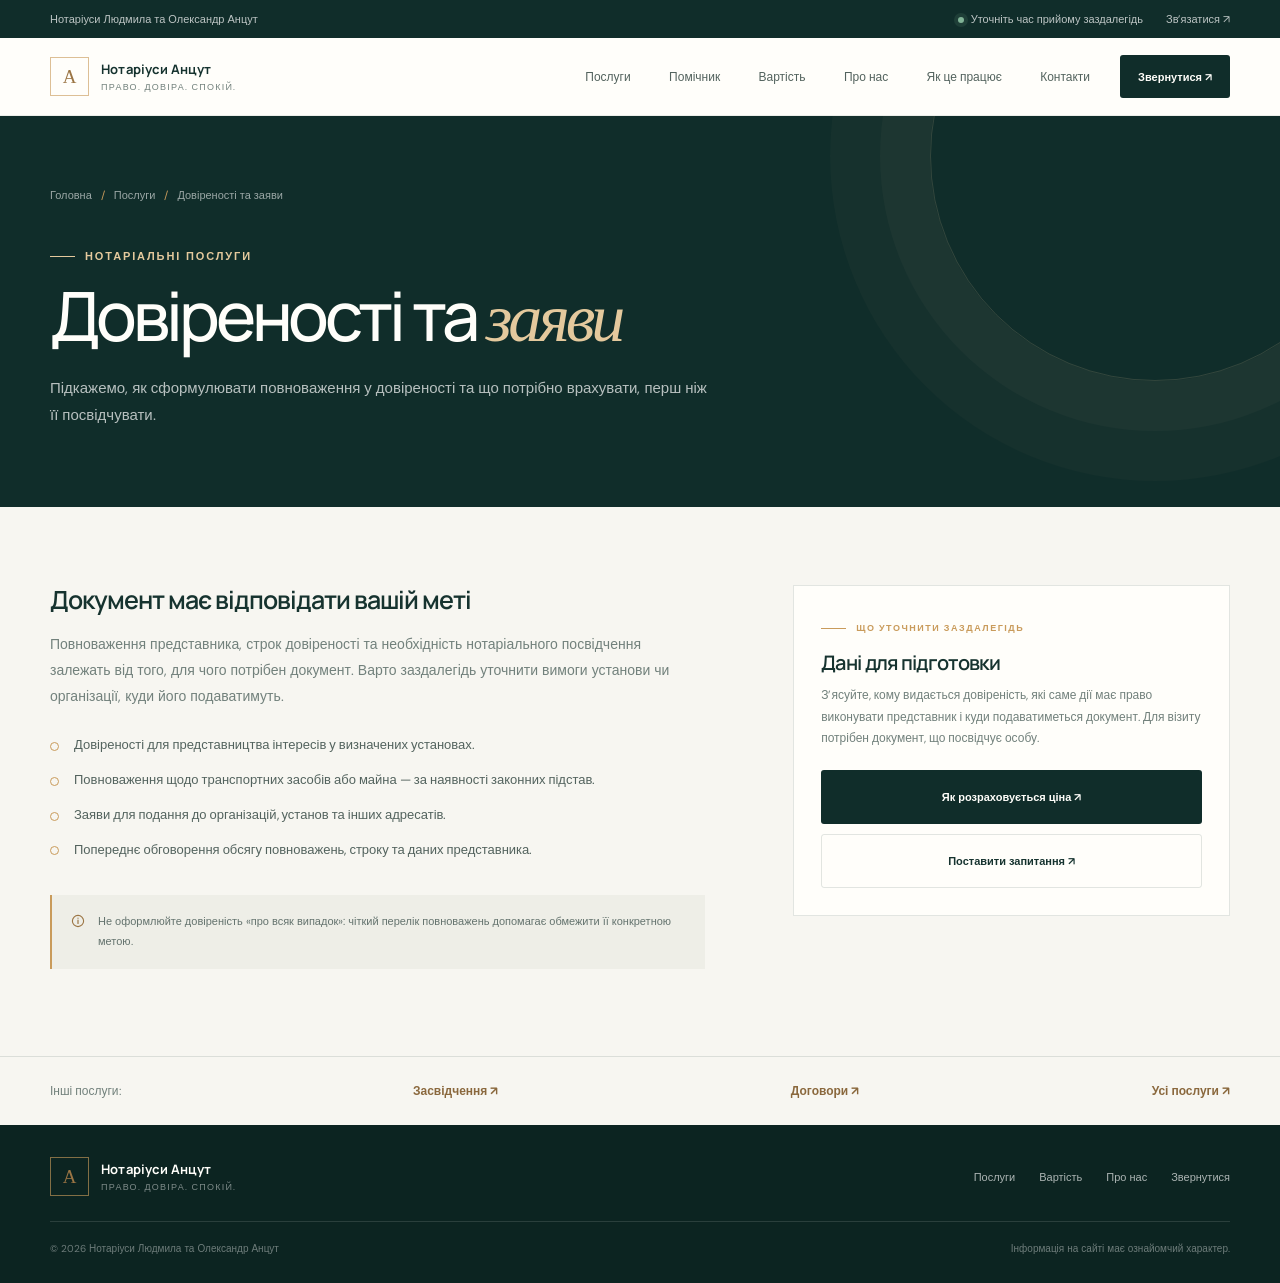
<file: Notariys/powers-of-attorney.html>
<!DOCTYPE html>
<html lang="uk">
<head>
  <meta charset="UTF-8">
  <meta name="viewport" content="width=device-width, initial-scale=1.0">
  <meta name="theme-color" content="#102d2a">
  <meta name="description" content="Нотаріальне посвідчення довіреностей і заяв. Дізнайтеся, що потрібно підготувати до візиту.">
  <title>Довіреності та заяви — Нотаріуси Анцут</title>
  <link rel="preconnect" href="https://fonts.googleapis.com">
  <link rel="preconnect" href="https://fonts.gstatic.com" crossorigin>
  <link href="https://fonts.googleapis.com/css2?family=DM+Sans:wght@400;500;600;700&family=Manrope:wght@400;500;600;700;800&display=swap" rel="stylesheet">
  <link rel="stylesheet" href="styles.css">
</head>
<body>
  <div class="topline"><div class="container topline-inner"><div class="topline-note">Нотаріуси Людмила та Олександр Анцут</div><div class="topline-right"><span><i class="topline-dot"></i>Уточніть час прийому заздалегідь</span><a href="index.html#contact">Зв’язатися ↗</a></div></div></div>
  <header class="header"><nav class="container nav" aria-label="Головна навігація"><a class="brand" href="index.html"><span class="brand-mark">А</span><span class="brand-copy"><span class="brand-name">Нотаріуси Анцут</span><span class="brand-caption">Право. Довіра. Спокій.</span></span></a><div class="nav-links" id="navLinks"><a href="index.html#services">Послуги</a><a href="index.html#service-finder">Помічник</a><a href="prices.html">Вартість</a><a href="index.html#about">Про нас</a><a href="index.html#process">Як це працює</a><a href="index.html#contact">Контакти</a></div><a class="button nav-action" href="index.html#contact">Звернутися ↗</a><button class="menu-toggle" type="button" aria-label="Відкрити меню" aria-expanded="false" aria-controls="navLinks"><svg viewBox="0 0 24 24" fill="none" aria-hidden="true"><path d="M4 7h16M4 12h16M4 17h16" stroke="currentColor" stroke-width="1.5" stroke-linecap="round"/></svg></button></nav></header>
  <main>
    <section class="subpage-hero"><div class="container"><nav class="breadcrumbs" aria-label="Навігаційний шлях"><a href="index.html">Головна</a><span aria-hidden="true">/</span><a href="index.html#services">Послуги</a><span aria-hidden="true">/</span><span aria-current="page">Довіреності та заяви</span></nav><span class="eyebrow">Нотаріальні послуги</span><h1>Довіреності та <em>заяви</em></h1><p>Підкажемо, як сформулювати повноваження у довіреності та що потрібно врахувати, перш ніж її посвідчувати.</p></div></section>
    <section class="detail-section"><div class="container"><div class="detail-grid">
      <div class="detail-copy"><h2>Документ має відповідати вашій меті</h2><p>Повноваження представника, строк довіреності та необхідність нотаріального посвідчення залежать від того, для чого потрібен документ. Варто заздалегідь уточнити вимоги установи чи організації, куди його подаватимуть.</p><ul class="detail-list"><li>Довіреності для представництва інтересів у визначених установах.</li><li>Повноваження щодо транспортних засобів або майна — за наявності законних підстав.</li><li>Заяви для подання до організацій, установ та інших адресатів.</li><li>Попереднє обговорення обсягу повноважень, строку та даних представника.</li></ul><div class="detail-note"><svg viewBox="0 0 20 20" fill="none" aria-hidden="true"><circle cx="10" cy="10" r="7" stroke="currentColor" stroke-width="1.4"/><path d="M10 9v4M10 6.5h.01" stroke="currentColor" stroke-width="1.5" stroke-linecap="round"/></svg>Не оформлюйте довіреність «про всяк випадок»: чіткий перелік повноважень допомагає обмежити її конкретною метою.</div></div>
      <aside class="detail-aside"><span class="eyebrow">Що уточнити заздалегідь</span><h2>Дані для підготовки</h2><p>З’ясуйте, кому видається довіреність, які саме дії має право виконувати представник і куди подаватиметься документ. Для візиту потрібен документ, що посвідчує особу.</p><a class="button" href="prices.html">Як розраховується ціна ↗</a><a class="button button--outline button--light" href="index.html#contact">Поставити запитання ↗</a></aside>
    </div></div></section>
    <section class="detail-more"><div class="container"><p>Інші послуги:</p><a href="certifications.html">Засвідчення ↗</a><a href="contracts.html">Договори ↗</a><a href="index.html#services">Усі послуги ↗</a></div></section>
  </main>
  <footer class="footer"><div class="container"><div class="footer-main"><a class="brand footer-brand" href="index.html"><span class="brand-mark">А</span><span class="brand-copy"><span class="brand-name">Нотаріуси Анцут</span><span class="brand-caption">Право. Довіра. Спокій.</span></span></a><nav class="footer-nav" aria-label="Навігація у футері"><a href="index.html#services">Послуги</a><a href="prices.html">Вартість</a><a href="index.html#about">Про нас</a><a href="index.html#contact">Звернутися</a></nav></div><div class="footer-bottom"><span>© <span id="year"></span> Нотаріуси Людмила та Олександр Анцут</span><span>Інформація на сайті має ознайомчий характер.</span></div></div></footer>
  <script src="script.js" defer></script>
</body>
</html>
</file>
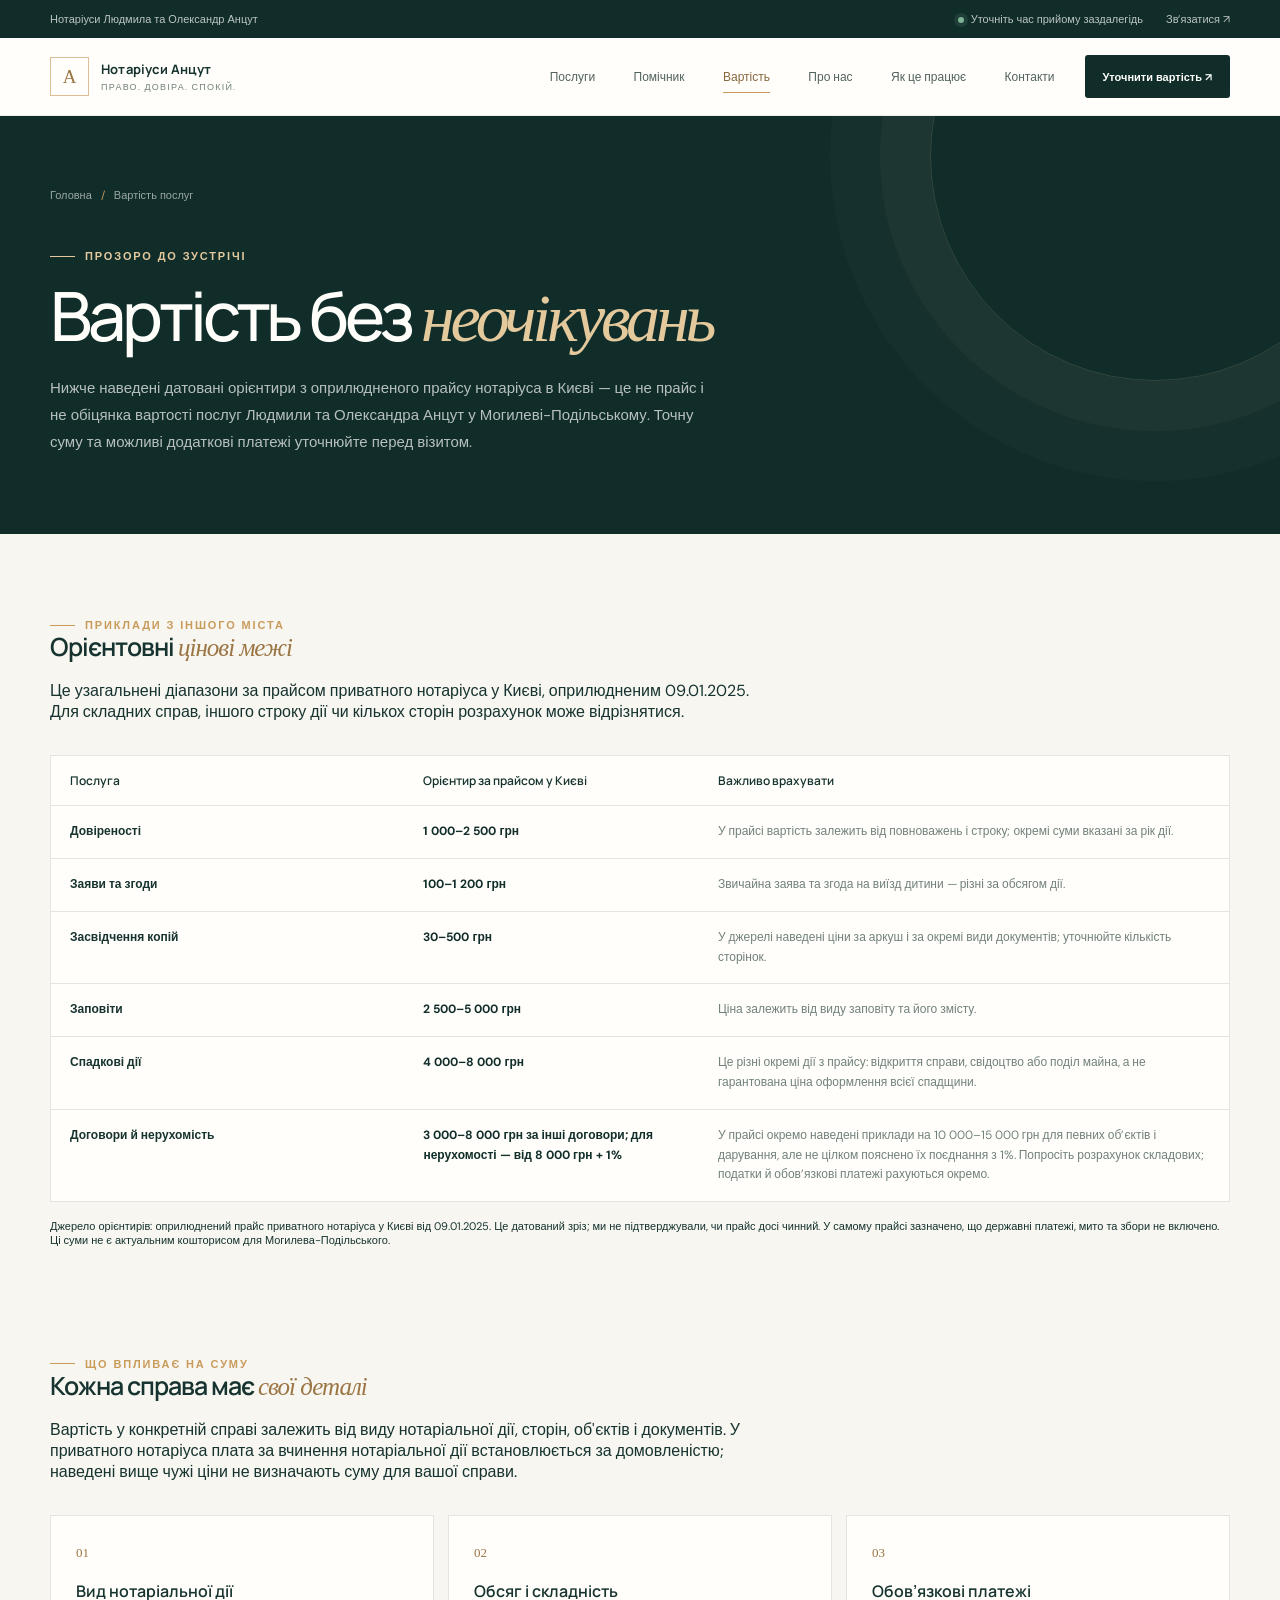
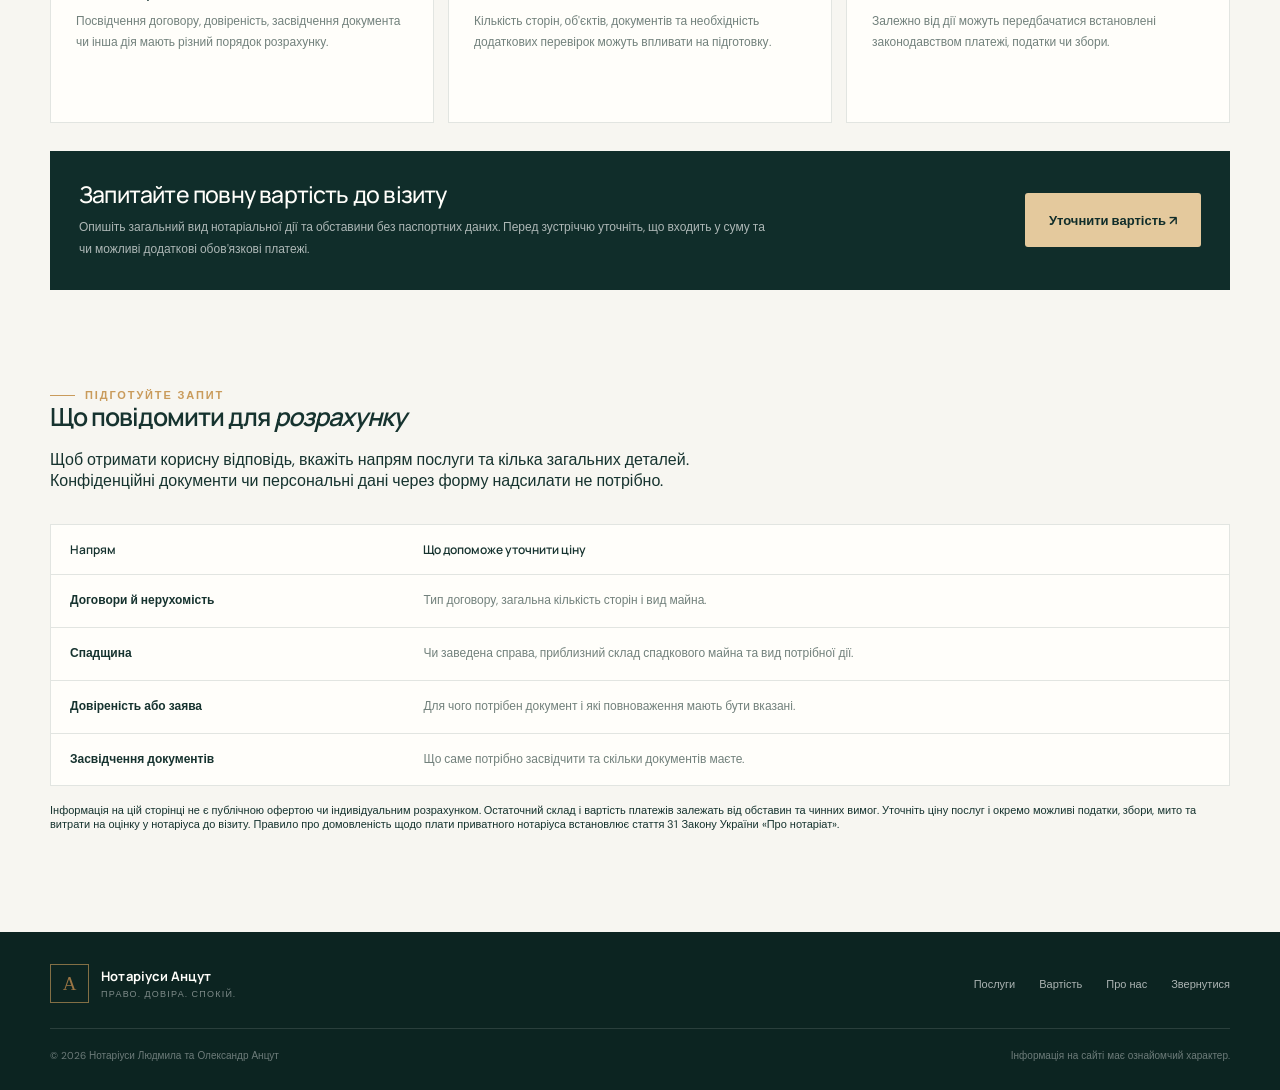
<file: Notariys/prices.html>
<!DOCTYPE html>
<html lang="uk">
<head>
  <meta charset="UTF-8">
  <meta name="viewport" content="width=device-width, initial-scale=1.0">
  <meta name="theme-color" content="#102d2a">
  <meta name="description" content="Орієнтовні ціни на нотаріальні дії за оприлюдненим прайсом у Києві та пояснення, як уточнити вартість у Могилеві-Подільському.">
  <title>Вартість послуг — Нотаріуси Анцут</title>
  <link rel="preconnect" href="https://fonts.googleapis.com">
  <link rel="preconnect" href="https://fonts.gstatic.com" crossorigin>
  <link href="https://fonts.googleapis.com/css2?family=DM+Sans:wght@400;500;600;700&family=Manrope:wght@400;500;600;700;800&display=swap" rel="stylesheet">
  <link rel="stylesheet" href="styles.css">
</head>
<body>
  <div class="topline"><div class="container topline-inner"><div class="topline-note">Нотаріуси Людмила та Олександр Анцут</div><div class="topline-right"><span><i class="topline-dot"></i>Уточніть час прийому заздалегідь</span><a href="index.html#contact">Зв’язатися ↗</a></div></div></div>
  <header class="header"><nav class="container nav" aria-label="Головна навігація"><a class="brand" href="index.html"><span class="brand-mark">А</span><span class="brand-copy"><span class="brand-name">Нотаріуси Анцут</span><span class="brand-caption">Право. Довіра. Спокій.</span></span></a><div class="nav-links" id="navLinks"><a href="index.html#services">Послуги</a><a href="index.html#service-finder">Помічник</a><a class="current-link" href="prices.html" aria-current="page">Вартість</a><a href="index.html#about">Про нас</a><a href="index.html#process">Як це працює</a><a href="index.html#contact">Контакти</a></div><a class="button nav-action" href="index.html#contact">Уточнити вартість ↗</a><button class="menu-toggle" type="button" aria-label="Відкрити меню" aria-expanded="false" aria-controls="navLinks"><svg viewBox="0 0 24 24" fill="none" aria-hidden="true"><path d="M4 7h16M4 12h16M4 17h16" stroke="currentColor" stroke-width="1.5" stroke-linecap="round"/></svg></button></nav></header>
  <main>
    <section class="subpage-hero"><div class="container"><nav class="breadcrumbs" aria-label="Навігаційний шлях"><a href="index.html">Головна</a><span aria-hidden="true">/</span><span aria-current="page">Вартість послуг</span></nav><span class="eyebrow">Прозоро до зустрічі</span><h1>Вартість без <em>неочікувань</em></h1><p>Нижче наведені датовані орієнтири з оприлюдненого прайсу нотаріуса в Києві — це не прайс і не обіцянка вартості послуг Людмили та Олександра Анцут у Могилеві-Подільському. Точну суму та можливі додаткові платежі уточнюйте перед візитом.</p></div></section>
    <section class="price-section"><div class="container"><div class="price-intro"><span class="eyebrow">Приклади з іншого міста</span><h2 class="section-title">Орієнтовні <em>цінові межі</em></h2><p>Це узагальнені діапазони за прайсом приватного нотаріуса у Києві, оприлюдненим 09.01.2025. Для складних справ, іншого строку дії чи кількох сторін розрахунок може відрізнятися.</p></div>
      <div class="price-table-wrap"><table class="price-table"><thead><tr><th>Послуга</th><th>Орієнтир за прайсом у Києві</th><th>Важливо врахувати</th></tr></thead><tbody>
        <tr><td>Довіреності</td><td class="price-amount">1 000–2 500 грн</td><td>У прайсі вартість залежить від повноважень і строку; окремі суми вказані за рік дії.</td></tr>
        <tr><td>Заяви та згоди</td><td class="price-amount">100–1 200 грн</td><td>Звичайна заява та згода на виїзд дитини — різні за обсягом дії.</td></tr>
        <tr><td>Засвідчення копій</td><td class="price-amount">30–500 грн</td><td>У джерелі наведені ціни за аркуш і за окремі види документів; уточнюйте кількість сторінок.</td></tr>
        <tr><td>Заповіти</td><td class="price-amount">2 500–5 000 грн</td><td>Ціна залежить від виду заповіту та його змісту.</td></tr>
        <tr><td>Спадкові дії</td><td class="price-amount">4 000–8 000 грн</td><td>Це різні окремі дії з прайсу: відкриття справи, свідоцтво або поділ майна, а не гарантована ціна оформлення всієї спадщини.</td></tr>
        <tr><td>Договори й нерухомість</td><td class="price-amount">3 000–8 000 грн за інші договори; для нерухомості — від 8 000 грн + 1%</td><td>У прайсі окремо наведені приклади на 10 000–15 000 грн для певних об’єктів і дарування, але не цілком пояснено їх поєднання з 1%. Попросіть розрахунок складових; податки й обов’язкові платежі рахуються окремо.</td></tr>
      </tbody></table></div>
      <p class="price-disclaimer">Джерело орієнтирів: <a href="https://notarius24.kiev.ua/%D1%81%D1%82%D0%BE%D0%B8%D0%BC%D0%BE%D1%81%D1%82%D1%8C-%D0%BD%D0%BE%D1%82%D0%B0%D1%80%D0%B8%D0%B0%D0%BB%D1%8C%D0%BD%D1%8B%D1%85-%D1%83%D1%81%D0%BB%D1%83%D0%B3-%D0%BA%D0%B8%D0%B5%D0%B2/" target="_blank" rel="noopener noreferrer">оприлюднений прайс приватного нотаріуса у Києві</a> від 09.01.2025. Це датований зріз; ми не підтверджували, чи прайс досі чинний. У самому прайсі зазначено, що державні платежі, мито та збори не включено. Ці суми не є актуальним кошторисом для Могилева-Подільського.</p>
    </div></section>
    <section class="price-section"><div class="container"><div class="price-intro"><span class="eyebrow">Що впливає на суму</span><h2 class="section-title">Кожна справа має <em>свої деталі</em></h2><p>Вартість у конкретній справі залежить від виду нотаріальної дії, сторін, об'єктів і документів. У приватного нотаріуса плата за вчинення нотаріальної дії встановлюється за домовленістю; наведені вище чужі ціни не визначають суму для вашої справи.</p></div>
      <div class="price-grid">
        <article class="price-card"><span>01</span><h3>Вид нотаріальної дії</h3><p>Посвідчення договору, довіреність, засвідчення документа чи інша дія мають різний порядок розрахунку.</p></article>
        <article class="price-card"><span>02</span><h3>Обсяг і складність</h3><p>Кількість сторін, об'єктів, документів та необхідність додаткових перевірок можуть впливати на підготовку.</p></article>
        <article class="price-card"><span>03</span><h3>Обов’язкові платежі</h3><p>Залежно від дії можуть передбачатися встановлені законодавством платежі, податки чи збори.</p></article>
      </div>
      <div class="price-callout"><div><h2>Запитайте повну вартість до візиту</h2><p>Опишіть загальний вид нотаріальної дії та обставини без паспортних даних. Перед зустріччю уточніть, що входить у суму та чи можливі додаткові обов'язкові платежі.</p></div><a class="button" href="index.html#contact">Уточнити вартість ↗</a></div>
    </div></section>
    <section class="price-section"><div class="container"><div class="price-intro"><span class="eyebrow">Підготуйте запит</span><h2>Що повідомити для <em>розрахунку</em></h2><p>Щоб отримати корисну відповідь, вкажіть напрям послуги та кілька загальних деталей. Конфіденційні документи чи персональні дані через форму надсилати не потрібно.</p></div>
      <div class="price-table-wrap"><table class="price-table"><thead><tr><th>Напрям</th><th>Що допоможе уточнити ціну</th></tr></thead><tbody>
        <tr><td>Договори й нерухомість</td><td>Тип договору, загальна кількість сторін і вид майна.</td></tr>
        <tr><td>Спадщина</td><td>Чи заведена справа, приблизний склад спадкового майна та вид потрібної дії.</td></tr>
        <tr><td>Довіреність або заява</td><td>Для чого потрібен документ і які повноваження мають бути вказані.</td></tr>
        <tr><td>Засвідчення документів</td><td>Що саме потрібно засвідчити та скільки документів маєте.</td></tr>
      </tbody></table></div>
      <p class="price-disclaimer">Інформація на цій сторінці не є публічною офертою чи індивідуальним розрахунком. Остаточний склад і вартість платежів залежать від обставин та чинних вимог. Уточніть ціну послуг і окремо можливі податки, збори, мито та витрати на оцінку у нотаріуса до візиту. Правило про домовленість щодо плати приватного нотаріуса встановлює <a href="https://zakon.rada.gov.ua/laws/show/3425-12#Text" target="_blank" rel="noopener noreferrer">стаття 31 Закону України «Про нотаріат»</a>.</p>
    </div></section>
  </main>
  <footer class="footer"><div class="container"><div class="footer-main"><a class="brand footer-brand" href="index.html"><span class="brand-mark">А</span><span class="brand-copy"><span class="brand-name">Нотаріуси Анцут</span><span class="brand-caption">Право. Довіра. Спокій.</span></span></a><nav class="footer-nav" aria-label="Навігація у футері"><a href="index.html#services">Послуги</a><a href="prices.html">Вартість</a><a href="index.html#about">Про нас</a><a href="index.html#contact">Звернутися</a></nav></div><div class="footer-bottom"><span>© <span id="year"></span> Нотаріуси Людмила та Олександр Анцут</span><span>Інформація на сайті має ознайомчий характер.</span></div></div></footer>
  <script src="script.js" defer></script>
</body>
</html>
</file>
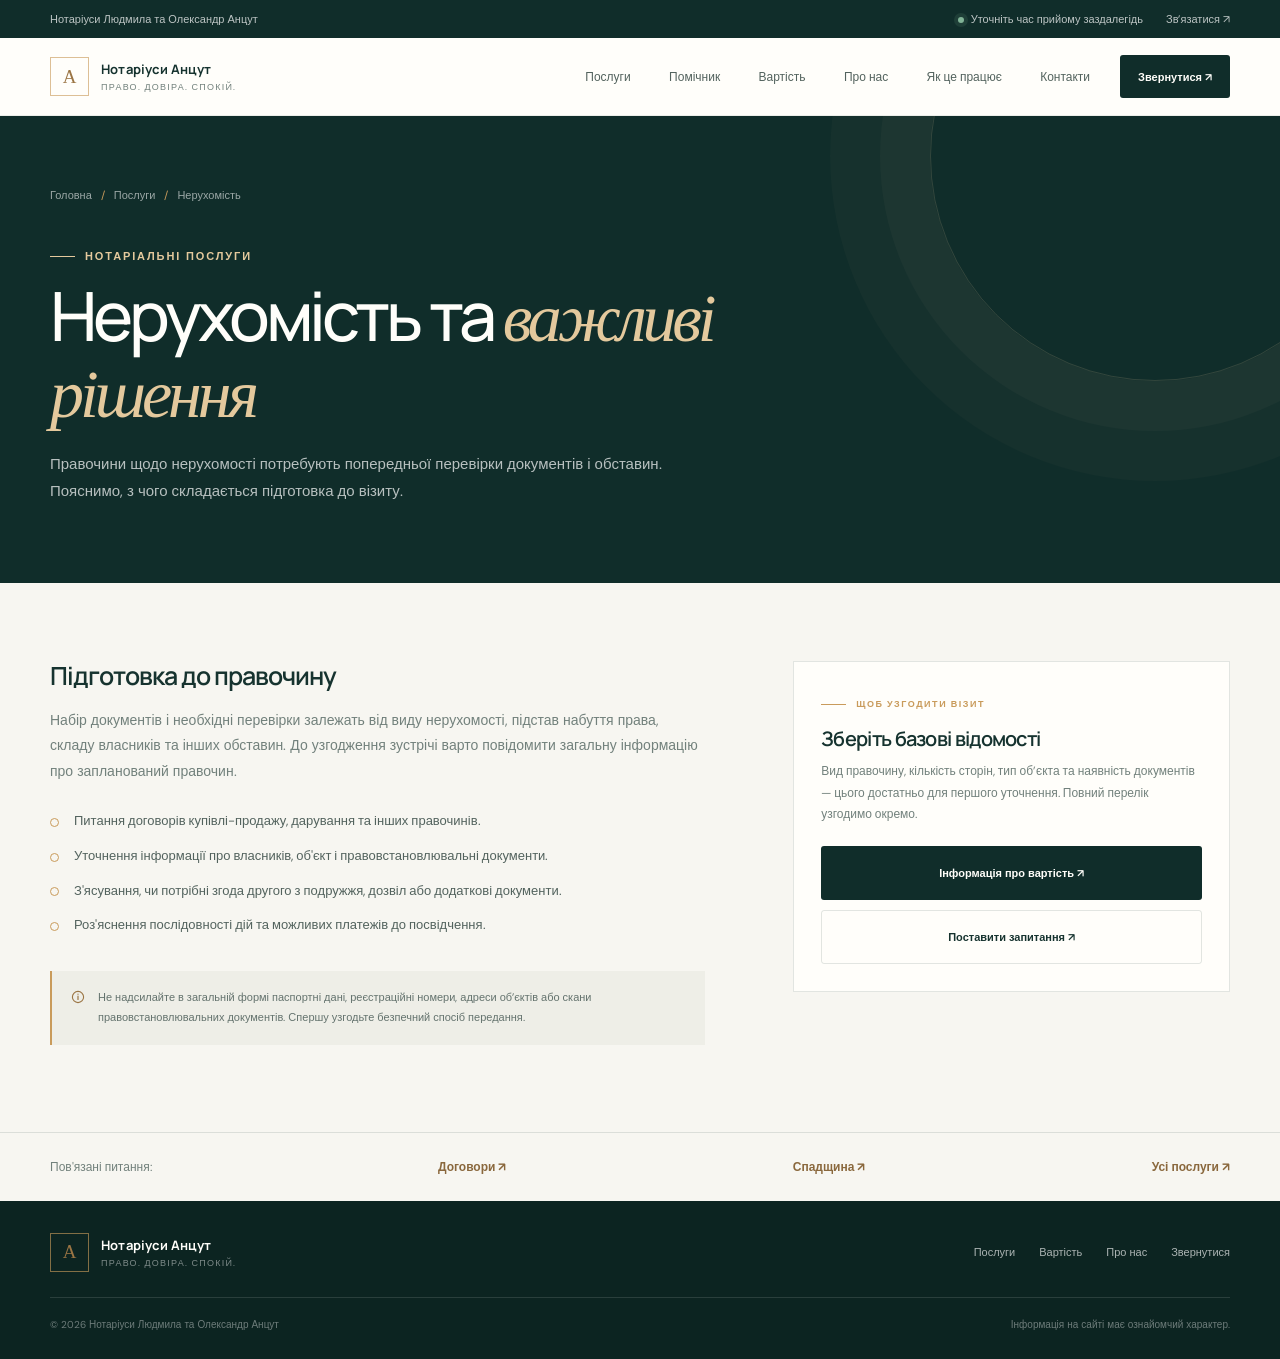
<file: Notariys/real-estate.html>
<!DOCTYPE html>
<html lang="uk">
<head>
  <meta charset="UTF-8">
  <meta name="viewport" content="width=device-width, initial-scale=1.0">
  <meta name="theme-color" content="#102d2a">
  <meta name="description" content="Нотаріальні дії з нерухомістю: підготовка до посвідчення договору та перевірка необхідних документів.">
  <title>Нерухомість — Нотаріуси Анцут</title>
  <link rel="preconnect" href="https://fonts.googleapis.com">
  <link rel="preconnect" href="https://fonts.gstatic.com" crossorigin>
  <link href="https://fonts.googleapis.com/css2?family=DM+Sans:wght@400;500;600;700&family=Manrope:wght@400;500;600;700;800&display=swap" rel="stylesheet">
  <link rel="stylesheet" href="styles.css">
</head>
<body>
  <div class="topline"><div class="container topline-inner"><div class="topline-note">Нотаріуси Людмила та Олександр Анцут</div><div class="topline-right"><span><i class="topline-dot"></i>Уточніть час прийому заздалегідь</span><a href="index.html#contact">Зв’язатися ↗</a></div></div></div>
  <header class="header"><nav class="container nav" aria-label="Головна навігація"><a class="brand" href="index.html"><span class="brand-mark">А</span><span class="brand-copy"><span class="brand-name">Нотаріуси Анцут</span><span class="brand-caption">Право. Довіра. Спокій.</span></span></a><div class="nav-links" id="navLinks"><a href="index.html#services">Послуги</a><a href="index.html#service-finder">Помічник</a><a href="prices.html">Вартість</a><a href="index.html#about">Про нас</a><a href="index.html#process">Як це працює</a><a href="index.html#contact">Контакти</a></div><a class="button nav-action" href="index.html#contact">Звернутися ↗</a><button class="menu-toggle" type="button" aria-label="Відкрити меню" aria-expanded="false" aria-controls="navLinks"><svg viewBox="0 0 24 24" fill="none" aria-hidden="true"><path d="M4 7h16M4 12h16M4 17h16" stroke="currentColor" stroke-width="1.5" stroke-linecap="round"/></svg></button></nav></header>
  <main>
    <section class="subpage-hero"><div class="container"><nav class="breadcrumbs" aria-label="Навігаційний шлях"><a href="index.html">Головна</a><span aria-hidden="true">/</span><a href="index.html#services">Послуги</a><span aria-hidden="true">/</span><span aria-current="page">Нерухомість</span></nav><span class="eyebrow">Нотаріальні послуги</span><h1>Нерухомість та <em>важливі рішення</em></h1><p>Правочини щодо нерухомості потребують попередньої перевірки документів і обставин. Пояснимо, з чого складається підготовка до візиту.</p></div></section>
    <section class="detail-section"><div class="container"><div class="detail-grid">
      <div class="detail-copy"><h2>Підготовка до правочину</h2><p>Набір документів і необхідні перевірки залежать від виду нерухомості, підстав набуття права, складу власників та інших обставин. До узгодження зустрічі варто повідомити загальну інформацію про запланований правочин.</p><ul class="detail-list"><li>Питання договорів купівлі-продажу, дарування та інших правочинів.</li><li>Уточнення інформації про власників, об'єкт і правовстановлювальні документи.</li><li>З'ясування, чи потрібні згода другого з подружжя, дозвіл або додаткові документи.</li><li>Роз'яснення послідовності дій та можливих платежів до посвідчення.</li></ul><div class="detail-note"><svg viewBox="0 0 20 20" fill="none" aria-hidden="true"><circle cx="10" cy="10" r="7" stroke="currentColor" stroke-width="1.4"/><path d="M10 9v4M10 6.5h.01" stroke="currentColor" stroke-width="1.5" stroke-linecap="round"/></svg>Не надсилайте в загальній формі паспортні дані, реєстраційні номери, адреси об’єктів або скани правовстановлювальних документів. Спершу узгодьте безпечний спосіб передання.</div></div>
      <aside class="detail-aside"><span class="eyebrow">Щоб узгодити візит</span><h2>Зберіть базові відомості</h2><p>Вид правочину, кількість сторін, тип об’єкта та наявність документів — цього достатньо для першого уточнення. Повний перелік узгодимо окремо.</p><a class="button" href="prices.html">Інформація про вартість ↗</a><a class="button button--outline button--light" href="index.html#contact">Поставити запитання ↗</a></aside>
    </div></div></section>
    <section class="detail-more"><div class="container"><p>Пов'язані питання:</p><a href="contracts.html">Договори ↗</a><a href="inheritance.html">Спадщина ↗</a><a href="index.html#services">Усі послуги ↗</a></div></section>
  </main>
  <footer class="footer"><div class="container"><div class="footer-main"><a class="brand footer-brand" href="index.html"><span class="brand-mark">А</span><span class="brand-copy"><span class="brand-name">Нотаріуси Анцут</span><span class="brand-caption">Право. Довіра. Спокій.</span></span></a><nav class="footer-nav" aria-label="Навігація у футері"><a href="index.html#services">Послуги</a><a href="prices.html">Вартість</a><a href="index.html#about">Про нас</a><a href="index.html#contact">Звернутися</a></nav></div><div class="footer-bottom"><span>© <span id="year"></span> Нотаріуси Людмила та Олександр Анцут</span><span>Інформація на сайті має ознайомчий характер.</span></div></div></footer>
  <script src="script.js" defer></script>
</body>
</html>
</file>
<file: Notariys/styles.css>
:root {
      --ink: #16332f;
      --ink-soft: #34504b;
      --forest: #102d2a;
      --forest-light: #19433d;
      --paper: #f7f6f1;
      --white: #fffefa;
      --gold: #c99b5b;
      --gold-light: #e4c99d;
      --muted: #72817c;
      --line: rgba(22, 51, 47, .12);
      --serif: Georgia, "Times New Roman", serif;
      --sans: "DM Sans", Arial, sans-serif;
      --display: "Manrope", Arial, sans-serif;
      --shadow: 0 24px 80px rgba(18, 42, 38, .12);
    }

    *, *::before, *::after { box-sizing: border-box; }
    html { scroll-behavior: smooth; scroll-padding-top: 92px; }
    body { margin: 0; color: var(--ink); background: var(--paper); font-family: var(--sans); -webkit-font-smoothing: antialiased; }
    body.menu-open, body.modal-open { overflow: hidden; }
    button, input, textarea { font: inherit; }
    button, a { -webkit-tap-highlight-color: transparent; }
    a { color: inherit; text-decoration: none; }
    button { color: inherit; }
    ::selection { color: var(--white); background: var(--forest-light); }

    .container { width: min(1180px, calc(100% - 64px)); margin-inline: auto; }
    .eyebrow { display: inline-flex; align-items: center; gap: 10px; color: var(--gold); font-size: 11px; font-weight: 700; letter-spacing: .17em; text-transform: uppercase; }
    .eyebrow::before { width: 25px; height: 1px; background: currentColor; content: ""; }
    .section-title { margin: 18px 0 0; font: 500 clamp(36px, 4.5vw, 58px)/1.09 var(--display); letter-spacing: -.055em; }
    .section-title em { color: #9b7544; font-family: var(--serif); font-weight: 400; }
    .section-lead { max-width: 510px; margin: 18px 0 0; color: var(--muted); font-size: 15px; line-height: 1.8; }
    .button { position: relative; display: inline-flex; min-height: 54px; align-items: center; justify-content: center; gap: 13px; padding: 0 23px; border: 1px solid transparent; border-radius: 3px; background: var(--forest); color: var(--white); font-size: 13px; font-weight: 600; cursor: pointer; transition: background .25s, color .25s, border-color .25s, transform .25s; }
    .button:hover { transform: translateY(-2px); background: var(--forest-light); }
    .button svg { width: 16px; height: 16px; transition: transform .25s; }
    .button:hover svg { transform: translateX(3px); }
    .button--outline { border-color: rgba(255,255,255,.38); background: transparent; color: var(--white); }
    .button--outline:hover { border-color: var(--white); background: rgba(255,255,255,.08); }

    .topline { position: relative; z-index: 10; background: var(--forest); color: rgba(255,255,255,.72); font-size: 11px; }
    .topline-inner { display: flex; min-height: 38px; align-items: center; justify-content: space-between; gap: 15px; }
    .topline-note { display: flex; align-items: center; gap: 9px; }
    .topline-note svg { width: 13px; color: var(--gold-light); }
    .topline-right { display: flex; align-items: center; gap: 23px; }
    .topline-right a { transition: color .2s; }
    .topline-right a:hover { color: var(--gold-light); }
    .topline-dot { display: inline-block; width: 6px; height: 6px; margin-right: 7px; border-radius: 50%; background: #80b396; box-shadow: 0 0 0 4px rgba(128,179,150,.12); }

    .header { position: sticky; z-index: 9; top: 0; border-bottom: 1px solid rgba(22,51,47,.08); background: rgba(255,254,250,.97); }
    .nav { display: flex; height: 77px; align-items: center; justify-content: space-between; gap: 30px; }
    .brand { display: flex; align-items: center; gap: 12px; flex-shrink: 0; }
    .brand-mark { display: grid; width: 39px; height: 39px; place-items: center; border: 1px solid rgba(201,155,91,.63); color: #9b7544; font: 19px var(--serif); }
    .brand-copy { display: grid; gap: 3px; }
    .brand-name { font: 700 13px var(--display); letter-spacing: .015em; }
    .brand-caption { color: var(--muted); font-size: 9px; letter-spacing: .14em; text-transform: uppercase; }
    .nav-links { display: flex; align-items: center; gap: clamp(18px, 3vw, 39px); margin-left: auto; }
    .nav-links a { position: relative; padding-block: 9px; color: #53635e; font-size: 12px; transition: color .2s; }
    .nav-links a::after { position: absolute; right: 0; bottom: 1px; left: 0; height: 1px; transform: scaleX(0); transform-origin: left; background: var(--gold); content: ""; transition: transform .25s; }
    .nav-links a:hover { color: var(--ink); }
    .nav-links a:hover::after { transform: scaleX(1); }
    .nav-action { min-height: 43px; padding-inline: 17px; font-size: 11px; }
    .menu-toggle { display: none; width: 42px; height: 42px; align-items: center; justify-content: center; border: 1px solid var(--line); background: transparent; cursor: pointer; }
    .menu-toggle svg { width: 20px; }

    .hero { position: relative; overflow: hidden; min-height: 625px; background: var(--forest); color: var(--white); }
    .hero::before { position: absolute; inset: 0; background: radial-gradient(ellipse at 77% 48%, rgba(50,91,77,.44), transparent 47%), linear-gradient(110deg, rgba(13,39,36,.98) 0%, rgba(15,43,39,.92) 44%, rgba(16,45,42,.5) 100%); content: ""; }
    .hero::after { position: absolute; inset: 0; opacity: .16; background-image: url("data:image/svg+xml,%3Csvg viewBox='0 0 180 180' xmlns='http://www.w3.org/2000/svg'%3E%3Cfilter id='n'%3E%3CfeTurbulence type='fractalNoise' baseFrequency='.8' numOctaves='3' stitchTiles='stitch'/%3E%3C/filter%3E%3Crect width='100%25' height='100%25' filter='url(%23n)' opacity='.15'/%3E%3C/svg%3E"); pointer-events: none; content: ""; }
    .hero-inner { position: relative; z-index: 1; display: grid; min-height: 625px; grid-template-columns: 1fr .92fr; align-items: center; }
    .hero-copy { position: relative; z-index: 2; padding: 65px 0 78px; }
    .hero .eyebrow { color: var(--gold-light); }
    .hero h1 { max-width: 620px; margin: 23px 0 0; font: 500 clamp(47px, 6.2vw, 78px)/1.02 var(--display); letter-spacing: -.065em; }
    .hero h1 em { color: var(--gold-light); font-family: var(--serif); font-weight: 400; }
    .hero-description { max-width: 460px; margin: 24px 0 0; color: rgba(255,255,255,.72); font-size: 15px; line-height: 1.8; }
    .hero-actions { display: flex; flex-wrap: wrap; gap: 12px; margin-top: 33px; }
    .hero-signature { display: flex; align-items: center; gap: 14px; margin-top: 49px; color: rgba(255,255,255,.62); font-size: 11px; }
    .signature-line { width: 38px; height: 1px; background: var(--gold); }
    .hero-visual { position: absolute; top: 50%; right: 2%; width: min(47%, 520px); aspect-ratio: 1; transform: translateY(-47%); }
    .hero-orbit { position: absolute; inset: 8%; border: 1px solid rgba(228,201,157,.19); border-radius: 50%; animation: rotate 48s linear infinite; }
    .hero-orbit::before, .hero-orbit::after { position: absolute; width: 9px; height: 9px; border: 1px solid var(--gold-light); border-radius: 50%; background: var(--forest); content: ""; }
    .hero-orbit::before { top: 16%; left: 17%; }
    .hero-orbit::after { right: 14%; bottom: 17%; width: 6px; height: 6px; }
    .hero-orbit--inner { inset: 19%; border-color: rgba(228,201,157,.13); animation-direction: reverse; animation-duration: 62s; }
    .hero-orbit--inner::before { top: auto; bottom: 11%; left: 23%; }
    .seal-wrap { position: absolute; inset: 24%; display: grid; place-items: center; border: 1px solid rgba(228,201,157,.32); border-radius: 50%; background: radial-gradient(circle, rgba(213,181,129,.11), rgba(16,45,42,.08) 65%); box-shadow: 0 0 100px rgba(201,155,91,.09), inset 0 0 60px rgba(201,155,91,.06); animation: breathe 5s ease-in-out infinite; }
    .seal { position: relative; display: grid; width: 50%; aspect-ratio: 1; place-items: center; border: 1px solid rgba(228,201,157,.63); border-radius: 50%; color: var(--gold-light); }
    .seal::before, .seal::after { position: absolute; inset: 8px; border: 1px solid rgba(228,201,157,.23); border-radius: 50%; content: ""; }
    .seal::after { inset: -11px; border-style: dashed; opacity: .45; }
    .seal svg { width: 44%; height: 44%; }
    .hero-stamp { position: absolute; right: 1%; bottom: 18%; display: grid; width: 112px; height: 112px; place-content: center; gap: 6px; border: 1px solid rgba(228,201,157,.45); border-radius: 50%; background: var(--forest); color: var(--gold-light); text-align: center; transform: rotate(9deg); animation: float 6s ease-in-out infinite; }
    .hero-stamp strong { font: 22px var(--serif); }
    .hero-stamp span { font-size: 8px; letter-spacing: .12em; text-transform: uppercase; }
    .hero-scroll { position: absolute; right: 0; bottom: 26px; display: flex; align-items: center; gap: 12px; color: rgba(255,255,255,.5); font-size: 9px; letter-spacing: .15em; text-transform: uppercase; writing-mode: vertical-rl; }
    .hero-scroll::after { width: 1px; height: 39px; background: var(--gold); content: ""; }
    .hero-copy > .eyebrow, .hero h1, .hero-description, .hero-actions, .hero-signature { opacity: 0; animation: hero-arrive .7s cubic-bezier(.2,.75,.2,1) forwards; }
    .hero-copy > .eyebrow { animation-delay: .08s; }
    .hero h1 { animation-name: hero-title-arrive; animation-duration: .9s; animation-delay: .18s; }
    .hero-description { animation-delay: .32s; }
    .hero-actions { animation-name: hero-actions-arrive; animation-duration: .62s; animation-delay: .43s; }
    .hero-signature { animation-duration: .48s; animation-delay: .58s; }
    .seal-wrap { animation: seal-arrive .95s .18s cubic-bezier(.16,.8,.25,1) both, breathe 5s 1.2s ease-in-out infinite; }
    .hero-stamp { animation: stamp-arrive .7s .56s cubic-bezier(.2,.8,.2,1) both, float 6s 1.3s ease-in-out infinite; }
    @keyframes rotate { to { transform: rotate(360deg); } }
    @keyframes breathe { 0%,100% { transform: scale(1); } 50% { transform: scale(1.035); } }
    @keyframes float { 0%,100% { translate: 0 0; } 50% { translate: 0 -10px; } }
    @keyframes hero-arrive { from { opacity: 0; transform: translateY(15px); } to { opacity: 1; transform: translateY(0); } }
    @keyframes hero-title-arrive { 0% { opacity: 0; transform: translateY(24px) scale(.975); } 72% { opacity: 1; transform: translateY(-2px) scale(1.004); } 100% { opacity: 1; transform: translateY(0) scale(1); } }
    @keyframes hero-actions-arrive { from { opacity: 0; transform: translateY(12px) scale(.98); } to { opacity: 1; transform: translateY(0) scale(1); } }
    @keyframes seal-arrive { from { opacity: 0; transform: scale(.72) rotate(-14deg); } to { opacity: 1; transform: scale(1) rotate(0); } }
    @keyframes stamp-arrive { from { opacity: 0; transform: translateY(18px) rotate(-8deg) scale(.8); } to { opacity: 1; transform: translateY(0) rotate(9deg) scale(1); } }

    .trust-strip { position: relative; z-index: 2; margin-top: -1px; background: var(--white); }
    .trust-inner { display: grid; min-height: 114px; grid-template-columns: repeat(3, 1fr); align-items: center; }
    .trust-item { display: flex; align-items: center; gap: 15px; padding: 20px 28px; border-right: 1px solid var(--line); }
    .trust-item:first-child { padding-left: 0; }
    .trust-item:last-child { border-right: 0; }
    .trust-icon { display: grid; width: 40px; height: 40px; flex: 0 0 40px; place-items: center; border: 1px solid rgba(201,155,91,.36); color: #9b7544; }
    .trust-icon svg { width: 18px; height: 18px; }
    .trust-item strong { display: block; font: 600 13px var(--display); }
    .trust-item span { display: block; margin-top: 4px; color: var(--muted); font-size: 11px; }

    .services { padding: 108px 0 116px; }
    .section-heading { display: flex; align-items: end; justify-content: space-between; gap: 25px; margin-bottom: 41px; }
    .section-heading .section-lead { max-width: 390px; margin-bottom: 4px; }
    .service-grid { display: grid; grid-template-columns: repeat(3, 1fr); gap: 15px; }
    .service-card { position: relative; display: flex; min-height: 264px; flex-direction: column; align-items: flex-start; padding: 28px 28px 25px; overflow: hidden; border: 1px solid var(--line); background: rgba(255,254,250,.67); transition: transform .35s, box-shadow .35s, border-color .35s, background .35s; }
    .service-card::before { position: absolute; top: -54px; right: -42px; width: 140px; height: 140px; border: 1px solid rgba(201,155,91,.13); border-radius: 50%; content: ""; transition: transform .5s; }
    .service-card:hover { transform: translateY(-5px); border-color: rgba(201,155,91,.45); background: var(--white); box-shadow: var(--shadow); }
    .service-card:hover::before { transform: scale(1.4); }
    .service-number { color: #a38355; font: 13px var(--serif); }
    .service-icon { display: grid; width: 43px; height: 43px; margin-top: 19px; place-items: center; border: 1px solid rgba(201,155,91,.35); color: var(--ink); }
    .service-icon svg { width: 20px; height: 20px; }
    .service-card h3 { margin: 19px 0 8px; font: 600 18px var(--display); letter-spacing: -.03em; }
    .service-card p { max-width: 280px; margin: 0; color: var(--muted); font-size: 12px; line-height: 1.75; }
    .service-arrow { position: absolute; right: 26px; bottom: 26px; width: 18px; height: 18px; color: #9b7544; transition: transform .25s; }
    .service-card:hover .service-arrow { transform: translate(3px,-3px); }
    .service-note { display: flex; align-items: flex-start; gap: 10px; max-width: 770px; margin-top: 22px; color: var(--muted); font-size: 11px; line-height: 1.7; }
    .service-note svg { width: 15px; flex: 0 0 15px; margin-top: 1px; color: #9b7544; }

    .about { position: relative; overflow: hidden; padding: 102px 0 108px; background: #ecece4; }
    .about::before { position: absolute; top: -180px; left: -160px; width: 430px; height: 430px; border: 1px solid rgba(201,155,91,.16); border-radius: 50%; box-shadow: 0 0 0 55px rgba(201,155,91,.035), 0 0 0 110px rgba(201,155,91,.025); content: ""; }
    .about-grid { position: relative; display: grid; grid-template-columns: .86fr 1fr; align-items: center; gap: clamp(55px, 9vw, 128px); }
    .about-art { position: relative; display: grid; min-height: 432px; place-items: center; }
    .about-panel { position: relative; display: grid; width: 78%; height: 370px; place-items: center; overflow: hidden; background: var(--forest); }
    .about-panel::before { position: absolute; inset: 18px; border: 1px solid rgba(228,201,157,.29); content: ""; }
    .about-panel::after { position: absolute; inset: 34px; border: 1px solid rgba(228,201,157,.13); content: ""; }
    .about-emblem { position: relative; z-index: 1; display: grid; width: 146px; height: 146px; place-items: center; border: 1px solid rgba(228,201,157,.57); border-radius: 50%; color: var(--gold-light); }
    .about-emblem::before { position: absolute; inset: 10px; border: 1px solid rgba(228,201,157,.28); border-radius: 50%; content: ""; }
    .about-emblem svg { width: 59px; height: 59px; }
    .about-corner { position: absolute; right: 1%; bottom: 1%; z-index: 2; width: 148px; padding: 18px; background: var(--white); box-shadow: 0 15px 45px rgba(16,45,42,.12); }
    .about-corner strong { display: block; font: 500 29px var(--serif); color: #9b7544; }
    .about-corner span { display: block; margin-top: 4px; color: var(--muted); font-size: 10px; line-height: 1.6; }
    .about-copy .section-title { max-width: 530px; }
    .about-copy > p { margin: 20px 0 0; color: #64736e; font-size: 14px; line-height: 1.9; }
    .notaries { display: grid; grid-template-columns: 1fr 1fr; gap: 12px; margin-top: 30px; }
    .notary { display: flex; align-items: center; gap: 12px; padding: 14px 13px; border: 1px solid rgba(22,51,47,.12); background: rgba(255,254,250,.53); }
    .notary-avatar { display: grid; width: 39px; height: 39px; flex: 0 0 39px; place-items: center; border-radius: 50%; background: #dfe4da; color: var(--ink); font: 16px var(--serif); }
    .notary strong { display: block; font: 600 12px var(--display); }
    .notary span { display: block; margin-top: 4px; color: var(--muted); font-size: 10px; }
    .about-values { display: flex; flex-wrap: wrap; gap: 9px; margin-top: 22px; }
    .value-pill { display: inline-flex; align-items: center; gap: 7px; padding: 8px 10px; border: 1px solid rgba(22,51,47,.1); color: #53635e; font-size: 10px; }
    .value-pill svg { width: 13px; height: 13px; color: #9b7544; }

    .steps { padding: 106px 0 113px; background: var(--white); }
    .steps-head { text-align: center; }
    .steps-head .section-lead { margin-inline: auto; }
    .steps-grid { position: relative; display: grid; grid-template-columns: repeat(4, 1fr); gap: 28px; margin-top: 62px; }
    .steps-grid::before { position: absolute; top: 24px; right: 12%; left: 12%; height: 1px; background: linear-gradient(90deg, transparent, rgba(201,155,91,.48) 12%, rgba(201,155,91,.48) 88%, transparent); content: ""; }
    .step { position: relative; text-align: center; }
    .step-number { position: relative; z-index: 1; display: grid; width: 49px; height: 49px; margin: 0 auto; place-items: center; border: 1px solid rgba(201,155,91,.48); border-radius: 50%; background: var(--white); color: #9b7544; font: 17px var(--serif); }
    .step h3 { margin: 20px 0 9px; font: 600 15px var(--display); }
    .step p { max-width: 220px; margin: 0 auto; color: var(--muted); font-size: 12px; line-height: 1.75; }

    .faq { padding: 105px 0 112px; }
    .faq-grid { display: grid; grid-template-columns: .8fr 1.2fr; gap: clamp(55px, 10vw, 135px); }
    .faq-intro { position: sticky; top: 120px; align-self: start; }
    .faq-intro .section-lead { max-width: 350px; }
    .faq-contact { display: inline-flex; align-items: center; gap: 10px; margin-top: 27px; color: var(--ink); font-size: 12px; font-weight: 600; }
    .faq-contact svg { width: 16px; color: #9b7544; }
    .faq-list { border-top: 1px solid var(--line); }
    .faq-item { border-bottom: 1px solid var(--line); }
    .faq-question { display: flex; width: 100%; align-items: center; justify-content: space-between; gap: 20px; padding: 21px 0; border: 0; background: transparent; text-align: left; font: 600 14px var(--display); cursor: pointer; }
    .faq-plus { position: relative; width: 25px; height: 25px; flex: 0 0 25px; border: 1px solid rgba(201,155,91,.42); border-radius: 50%; transition: transform .25s, background .25s; }
    .faq-plus::before, .faq-plus::after { position: absolute; top: 11px; left: 7px; width: 9px; height: 1px; background: #9b7544; content: ""; }
    .faq-plus::after { transform: rotate(90deg); transition: transform .25s; }
    .faq-item.is-open .faq-plus { transform: rotate(180deg); background: rgba(201,155,91,.08); }
    .faq-item.is-open .faq-plus::after { transform: rotate(0); }
    .faq-answer { display: grid; grid-template-rows: 0fr; transition: grid-template-rows .3s ease; }
    .faq-answer > div { overflow: hidden; }
    .faq-answer p { max-width: 590px; margin: 0; padding: 0 36px 0 0; color: var(--muted); font-size: 12px; line-height: 1.85; }
    .faq-item.is-open .faq-answer { grid-template-rows: 1fr; }
    .faq-item.is-open .faq-answer p { padding-bottom: 21px; }

    .contact { position: relative; overflow: hidden; padding: 83px 0; background: var(--forest); color: var(--white); }
    .contact::after { position: absolute; top: -240px; right: -120px; width: 560px; height: 560px; border: 1px solid rgba(228,201,157,.15); border-radius: 50%; box-shadow: 0 0 0 60px rgba(228,201,157,.035), 0 0 0 120px rgba(228,201,157,.025); content: ""; }
    .contact-inner { position: relative; z-index: 1; display: flex; align-items: center; justify-content: space-between; gap: 40px; }
    .contact .eyebrow { color: var(--gold-light); }
    .contact h2 { max-width: 690px; margin: 16px 0 0; font: 500 clamp(34px, 4.4vw, 54px)/1.12 var(--display); letter-spacing: -.05em; }
    .contact h2 em { color: var(--gold-light); font-family: var(--serif); font-weight: 400; }
    .contact p { max-width: 540px; margin: 14px 0 0; color: rgba(255,255,255,.63); font-size: 13px; line-height: 1.8; }
    .contact .button { flex: 0 0 auto; background: var(--gold-light); color: var(--forest); }
    .contact .button:hover { background: #f0d8b2; }

    .footer { padding: 32px 0 26px; background: #0c2421; color: rgba(255,255,255,.66); }
    .footer-main { display: flex; align-items: center; justify-content: space-between; gap: 30px; padding-bottom: 25px; }
    .footer-brand .brand-name { color: var(--white); }
    .footer-brand .brand-caption { color: rgba(255,255,255,.47); }
    .footer-nav { display: flex; flex-wrap: wrap; gap: 24px; }
    .footer-nav a { font-size: 11px; transition: color .2s; }
    .footer-nav a:hover { color: var(--gold-light); }
    .footer-bottom { display: flex; justify-content: space-between; gap: 20px; padding-top: 19px; border-top: 1px solid rgba(255,255,255,.12); color: rgba(255,255,255,.4); font-size: 10px; line-height: 1.6; }

    .service-card { color: inherit; text-decoration: none; }
    .service-card:focus-visible, .button:focus-visible, .nav-links a:focus-visible, .footer-nav a:focus-visible { outline: 2px solid var(--gold); outline-offset: 4px; }
    .subpage-hero { position: relative; overflow: hidden; padding: 72px 0 78px; background: var(--forest); color: var(--white); }
    .subpage-hero::after { position: absolute; top: -185px; right: -100px; width: 450px; height: 450px; border: 1px solid rgba(228,201,157,.16); border-radius: 50%; box-shadow: 0 0 0 50px rgba(228,201,157,.035), 0 0 0 100px rgba(228,201,157,.025); content: ""; }
    .subpage-hero .container { position: relative; z-index: 1; }
    .breadcrumbs { display: flex; flex-wrap: wrap; align-items: center; gap: 9px; color: rgba(255,255,255,.58); font-size: 11px; }
    .breadcrumbs a { transition: color .2s; }
    .breadcrumbs a:hover { color: var(--gold-light); }
    .breadcrumbs span[aria-hidden="true"] { color: var(--gold); }
    .subpage-hero .eyebrow { margin-top: 47px; color: var(--gold-light); }
    .subpage-hero h1 { max-width: 780px; margin: 16px 0 0; font: 500 clamp(42px, 6vw, 68px)/1.07 var(--display); letter-spacing: -.06em; }
    .subpage-hero h1 em { color: var(--gold-light); font-family: var(--serif); font-weight: 400; }
    .subpage-hero p { max-width: 660px; margin: 20px 0 0; color: rgba(255,255,255,.7); font-size: 15px; line-height: 1.8; }
    .detail-section { padding: 78px 0 87px; }
    .detail-grid { display: grid; grid-template-columns: minmax(0, 1.2fr) minmax(250px, .8fr); align-items: start; gap: clamp(35px, 7vw, 88px); }
    .detail-copy h2, .price-section h2 { margin: 0 0 17px; font: 600 25px/1.2 var(--display); letter-spacing: -.04em; }
    .detail-copy > p, .price-section > p { color: var(--muted); font-size: 14px; line-height: 1.85; }
    .detail-list { display: grid; gap: 12px; margin: 25px 0 0; padding: 0; list-style: none; }
    .detail-list li { position: relative; padding: 0 0 0 24px; color: #53635e; font-size: 13px; line-height: 1.75; }
    .detail-list li::before { position: absolute; top: .6em; left: 0; width: 9px; height: 9px; border: 1px solid var(--gold); border-radius: 50%; content: ""; }
    .detail-aside { padding: 27px; border: 1px solid var(--line); background: var(--white); }
    .detail-aside .eyebrow { font-size: 9px; }
    .detail-aside h2 { margin: 16px 0 10px; font: 600 20px/1.25 var(--display); letter-spacing: -.035em; }
    .detail-aside p { margin: 0; color: var(--muted); font-size: 12px; line-height: 1.8; }
    .detail-aside .button { width: 100%; margin-top: 20px; padding-inline: 12px; font-size: 11px; }
    .detail-aside .button + .button { margin-top: 10px; }
    .button--light { border-color: var(--line); background: transparent; color: var(--ink); }
    .button--light:hover { border-color: rgba(201,155,91,.6); background: #f5f1e8; color: var(--ink); }
    .detail-note { display: flex; align-items: flex-start; gap: 12px; margin-top: 34px; padding: 17px 18px; border-left: 2px solid var(--gold); background: #eeeee7; color: #64736e; font-size: 11px; line-height: 1.8; }
    .detail-note svg { width: 16px; flex: 0 0 16px; margin-top: 1px; color: #9b7544; }
    .detail-more { padding: 26px 0; border-top: 1px solid var(--line); }
    .detail-more .container { display: flex; flex-wrap: wrap; align-items: center; justify-content: space-between; gap: 16px; }
    .detail-more p { margin: 0; color: var(--muted); font-size: 12px; }
    .detail-more a { color: #8a683d; font-size: 12px; font-weight: 700; }
    .service-finder { position: relative; overflow: hidden; padding: 93px 0 98px; background: var(--white); }
    .service-finder::after { position: absolute; top: -220px; right: -160px; width: 460px; height: 460px; border: 1px solid rgba(201,155,91,.13); border-radius: 50%; box-shadow: 0 0 0 48px rgba(201,155,91,.03), 0 0 0 96px rgba(201,155,91,.02); content: ""; pointer-events: none; }
    .finder-grid { position: relative; z-index: 1; display: grid; grid-template-columns: .82fr 1.18fr; align-items: center; gap: clamp(38px, 7vw, 94px); }
    .finder-intro .section-title { max-width: 430px; }
    .finder-intro .section-lead { font-size: 13px; }
    .finder-privacy { display: flex; align-items: flex-start; gap: 9px; margin: 22px 0 0; color: var(--muted); font-size: 10px; line-height: 1.7; }
    .finder-privacy svg { width: 14px; height: 14px; flex: 0 0 14px; margin-top: 1px; color: #9b7544; }
    .finder-panel { padding: 28px; border: 1px solid var(--line); background: var(--paper); box-shadow: 0 18px 55px rgba(18,42,38,.055); }
    .finder-label { display: block; margin-bottom: 11px; font: 600 13px var(--display); }
    .finder-input-wrap { display: flex; height: 54px; align-items: center; gap: 12px; padding-inline: 15px; border: 1px solid rgba(22,51,47,.17); background: var(--white); transition: border-color .2s, box-shadow .2s; }
    .finder-input-wrap:focus-within { border-color: #a88858; box-shadow: 0 0 0 3px rgba(201,155,91,.11); }
    .finder-input-wrap svg { width: 19px; height: 19px; flex: 0 0 19px; color: #9b7544; }
    .finder-input-wrap input { width: 100%; height: 100%; border: 0; outline: 0; background: transparent; color: var(--ink); font-size: 12px; }
    .finder-input-wrap input::placeholder { color: #9aa6a0; }
    .finder-shortcut { display: grid; width: 23px; height: 23px; flex: 0 0 23px; place-items: center; border: 1px solid var(--line); color: var(--muted); font: 12px var(--display); }
    .finder-shortcut[hidden] { display: none; }
    .finder-clear { display: grid; width: 29px; height: 29px; flex: 0 0 29px; place-items: center; border: 0; border-radius: 50%; background: #eeeee7; color: var(--ink); font-size: 19px; cursor: pointer; transition: transform .2s, background .2s; }
    .finder-clear:hover { transform: rotate(90deg); background: #e4c99d; }
    .finder-clear[hidden] { display: none; }
    .finder-search-hint { display: block; margin-top: 8px; color: var(--muted); font-size: 10px; }
    .finder-search-hint kbd { padding: 1px 5px; border: 1px solid var(--line); background: var(--white); font: inherit; }
    .finder-examples { display: flex; flex-wrap: wrap; gap: 7px; margin-top: 13px; }
    .finder-examples button { padding: 7px 9px; border: 1px solid rgba(22,51,47,.12); background: transparent; color: #66756e; font-size: 10px; cursor: pointer; transition: background .2s, border-color .2s, color .2s; }
    .finder-examples button:hover, .finder-examples button:focus-visible { border-color: rgba(201,155,91,.6); background: rgba(201,155,91,.08); color: var(--ink); }
    .finder-results { min-height: 77px; margin-top: 21px; }
    .finder-placeholder { display: block; padding: 17px 0; border-top: 1px solid var(--line); color: var(--muted); font-size: 11px; line-height: 1.7; }
    .finder-result-label { display: block; margin-bottom: 9px; color: #63716b; font-size: 10px; }
    .finder-result-list { display: grid; gap: 7px; }
    .finder-result { display: flex; align-items: center; justify-content: space-between; gap: 15px; padding: 12px 13px; border: 1px solid rgba(22,51,47,.1); background: var(--white); animation: finder-result-enter .42s cubic-bezier(.2,.8,.2,1) both; transition: border-color .2s, transform .2s, box-shadow .2s; }
    .finder-result:nth-child(2) { animation-name: finder-result-enter-alt; animation-delay: .07s; }
    .finder-result:nth-child(3) { animation-name: finder-result-enter-up; animation-delay: .14s; }
    .finder-result-label, .finder-disclaimer { animation: finder-note-enter .3s ease-out both; }
    .finder-result-arrow { transition: transform .22s cubic-bezier(.2,.8,.2,1); }
    .finder-result:hover .finder-result-arrow { transform: rotate(45deg) scale(1.12); }
    @keyframes finder-result-enter { from { opacity: 0; transform: translateX(-16px); } to { opacity: 1; transform: translateX(0); } }
    @keyframes finder-result-enter-alt { from { opacity: 0; transform: translateX(16px); } to { opacity: 1; transform: translateX(0); } }
    @keyframes finder-result-enter-up { from { opacity: 0; transform: translateY(12px) scale(.98); } to { opacity: 1; transform: translateY(0) scale(1); } }
    @keyframes finder-note-enter { from { opacity: 0; transform: translateY(6px); } to { opacity: 1; transform: translateY(0); } }
    .finder-result:hover { transform: translateX(3px); border-color: rgba(201,155,91,.54); box-shadow: 0 7px 18px rgba(18,42,38,.055); }
    .finder-result > span:first-child { display: grid; gap: 4px; }
    .finder-result strong { font: 600 11px var(--display); }
    .finder-result > span:first-child > span { color: var(--muted); font-size: 10px; line-height: 1.6; }
    .finder-result-arrow { color: #9b7544; font-size: 16px; }
    .finder-disclaimer { margin: 11px 0 0; color: var(--muted); font-size: 9px; line-height: 1.7; }
    .finder-empty { padding: 15px; border: 1px solid var(--line); background: var(--white); }
    .finder-empty p { margin: 0; color: var(--muted); font-size: 11px; line-height: 1.7; }
    .finder-empty a { display: inline-block; margin-top: 10px; color: #8a683d; font-size: 10px; font-weight: 700; }
    .visit-checklist { position: relative; overflow: hidden; padding: 94px 0; background: #ecece4; }
    .visit-checklist::before { position: absolute; top: -170px; left: -145px; width: 430px; height: 430px; border: 1px solid rgba(201,155,91,.14); border-radius: 50%; box-shadow: 0 0 0 48px rgba(201,155,91,.03), 0 0 0 96px rgba(201,155,91,.02); content: ""; pointer-events: none; }
    .checklist-grid { position: relative; display: grid; grid-template-columns: .82fr 1.18fr; align-items: center; gap: clamp(40px, 8vw, 110px); }
    .checklist-intro .section-title { max-width: 460px; }
    .checklist-intro .section-lead { font-size: 13px; }
    .checklist-contact { display: inline-flex; align-items: center; gap: 9px; margin-top: 23px; color: #8a683d; font-size: 12px; font-weight: 700; }
    .checklist-contact span { transition: transform .2s; }
    .checklist-contact:hover span { transform: translate(3px,-3px); }
    .checklist-panel { padding: 25px 27px 19px; border: 1px solid rgba(22,51,47,.1); background: var(--white); box-shadow: 0 20px 50px rgba(18,42,38,.07); }
    .checklist-summary { display: flex; align-items: center; justify-content: space-between; gap: 12px; font-size: 11px; }
    .checklist-summary > span { color: var(--muted); }
    .checklist-summary strong { font-size: 11px; }
    .checklist-meter { height: 3px; margin: 13px 0 16px; overflow: hidden; background: #e9e9e1; }
    .checklist-meter > span { display: block; width: 0; height: 100%; background: var(--gold); transition: width .35s cubic-bezier(.2,.8,.2,1); }
    .checklist-item { position: relative; display: grid; grid-template-columns: 19px 1fr; align-items: start; gap: 13px; padding: 15px 0; border-top: 1px solid var(--line); cursor: pointer; }
    .checklist-item input { position: absolute; width: 1px; height: 1px; opacity: 0; }
    .checklist-check { display: grid; width: 19px; height: 19px; place-items: center; border: 1px solid rgba(22,51,47,.25); color: transparent; transition: transform .2s, border-color .2s, background .2s, color .2s; }
    .checklist-check::after { content: "✓"; font-size: 12px; }
    .checklist-item input:checked + .checklist-check { transform: rotate(-7deg); border-color: var(--forest); background: var(--forest); color: var(--gold-light); }
    .checklist-item input:focus-visible + .checklist-check { outline: 2px solid var(--gold); outline-offset: 3px; }
    .checklist-item > span:last-child { display: grid; gap: 5px; }
    .checklist-item strong { font: 600 12px var(--display); }
    .checklist-item > span:last-child > span { color: var(--muted); font-size: 10px; line-height: 1.6; }
    .checklist-item input:checked ~ span:last-child strong { color: #7a6848; }
    .checklist-reset { margin-top: 5px; padding: 7px 0; border: 0; background: transparent; color: var(--muted); font-size: 10px; text-decoration: underline; text-underline-offset: 3px; cursor: pointer; }
    .checklist-reset:hover { color: var(--ink); }
    .price-section { padding: 76px 0 90px; }
    .price-section + .price-section { padding-top: 0; }
    .price-intro { max-width: 730px; margin-bottom: 33px; }
    .price-grid { display: grid; grid-template-columns: repeat(3, 1fr); gap: 14px; }
    .price-card { min-height: 208px; padding: 25px; border: 1px solid var(--line); background: var(--white); }
    .price-card > span { color: #9b7544; font: 13px var(--serif); }
    .price-card h3 { margin: 18px 0 9px; font: 600 16px var(--display); }
    .price-card p { margin: 0; color: var(--muted); font-size: 12px; line-height: 1.8; }
    .price-callout { display: grid; grid-template-columns: 1fr auto; align-items: center; gap: 30px; margin-top: 28px; padding: 29px; background: var(--forest); color: var(--white); }
    .price-callout h2 { margin: 0; font: 500 23px/1.25 var(--display); letter-spacing: -.035em; }
    .price-callout p { max-width: 700px; margin: 9px 0 0; color: rgba(255,255,255,.66); font-size: 12px; line-height: 1.8; }
    .price-callout .button { background: var(--gold-light); color: var(--forest); }
    .price-callout .button:hover { background: #f0d8b2; }
    .price-table-wrap { overflow-x: auto; border: 1px solid var(--line); background: var(--white); }
    .price-table { width: 100%; border-collapse: collapse; text-align: left; }
    .price-table th, .price-table td { padding: 16px 19px; border-bottom: 1px solid var(--line); font-size: 12px; line-height: 1.65; vertical-align: top; }
    .price-table th { color: var(--ink); font: 600 12px var(--display); }
    .price-table td { color: var(--muted); }
    .price-table tr:last-child td { border-bottom: 0; }
    .price-table td:first-child { width: 30%; color: var(--ink); font-weight: 600; }
    .price-table td.price-amount { width: 25%; color: var(--forest); font-weight: 700; }
    .price-disclaimer { margin-top: 17px !important; font-size: 11px !important; }
    .current-link { color: #8a683d !important; }
    .current-link::after { transform: scaleX(1) !important; }

    .page-transition { position: fixed; z-index: 100; inset: 0; display: grid; overflow: hidden; place-items: center; padding: 24px; background: radial-gradient(ellipse at 50% 44%, #1e4036 0%, #112c27 42%, #081b18 100%); color: var(--white); opacity: 0; visibility: hidden; pointer-events: none; transition: opacity .38s ease, visibility .38s ease; }
    .page-transition::before, .page-transition::after { position: absolute; width: min(82vw, 860px); aspect-ratio: 1; border: 1px solid rgba(228,201,157,.08); border-radius: 50%; content: ""; pointer-events: none; }
    .page-transition::after { width: min(65vw, 680px); border-color: rgba(228,201,157,.06); }
    .page-transition.is-active { opacity: 1; visibility: visible; pointer-events: auto; }
    .page-transition--curtain.is-active:not(.is-arriving) { animation: transition-curtain-in var(--transition-duration, .64s) cubic-bezier(.7,0,.2,1) both; }
    .page-transition--curtain.is-active.is-arriving { animation: transition-curtain-out .48s cubic-bezier(.7,0,.2,1) both; }
    .page-transition--seal.is-active:not(.is-arriving) { animation: transition-seal-in var(--transition-duration, .7s) cubic-bezier(.2,.75,.2,1) both; }
    .page-transition--seal.is-active.is-arriving { animation: transition-seal-out .5s cubic-bezier(.7,0,.2,1) both; }
    .page-transition--slide.is-active:not(.is-arriving) { animation: transition-slide-in var(--transition-duration, .62s) cubic-bezier(.2,.75,.2,1) both; }
    .page-transition--slide.is-active.is-arriving { animation: transition-slide-out .48s cubic-bezier(.7,0,.2,1) both; }
    .page-transition:not(.page-transition--desk) .transition-room,
    .page-transition:not(.page-transition--desk) .page-transition__desk-glow { display: none; }
    .page-transition:not(.page-transition--desk) .page-transition__caption { margin: 0; }
    body.page-transitioning { overflow: hidden; }
    .page-transition__scene { position: relative; z-index: 1; display: grid; width: min(100%, 820px); justify-items: center; }
    .transition-room { display: block; width: min(100%, 730px); overflow: visible; }
    .transition-person { transform-box: view-box; transform-origin: 420px 300px; }
    .page-transition.is-active:not(.is-arriving) .transition-person { animation: settle-at-desk 1s cubic-bezier(.2,.82,.25,1) both; }
    .page-transition.is-active:not(.is-arriving) .transition-room { animation: room-appear .72s cubic-bezier(.2,.7,.2,1) both; }
    .page-transition.is-active .transition-screen { transform-box: fill-box; transform-origin: center; animation: screen-wake .9s .35s ease-out both; }
    .page-transition__desk-glow { position: absolute; top: 45%; left: 50%; width: min(53vw, 490px); height: 90px; transform: translateX(-27%); border-radius: 50%; background: radial-gradient(ellipse, rgba(219,185,129,.2), transparent 72%); opacity: 0; pointer-events: none; }
    .page-transition.is-active .page-transition__desk-glow { animation: desk-light .8s .62s ease-out both; }
    .page-transition__caption { display: grid; justify-items: center; margin-top: -5px; text-align: center; }
    .page-transition__overline { color: var(--gold-light); font-size: 9px; font-weight: 700; letter-spacing: .24em; }
    .page-transition__caption strong { margin-top: 11px; font: 500 clamp(24px, 4.6vw, 38px)/1.15 var(--display); letter-spacing: -.045em; }
    .page-transition__status { margin-top: 8px; color: rgba(255,255,255,.62); font-size: 11px; }
    .page-transition__progress { width: min(230px, 60vw); height: 2px; margin-top: 21px; overflow: hidden; background: rgba(255,255,255,.15); }
    .page-transition__progress > span { display: block; width: 100%; height: 100%; transform: scaleX(0); transform-origin: left; background: var(--gold-light); }
    .page-transition.is-active .page-transition__progress > span { animation: transition-progress var(--transition-duration, 1.6s) cubic-bezier(.4,0,.2,1) both; }
    .page-transition__skip { position: absolute; right: 30px; bottom: 25px; color: rgba(255,255,255,.32); font-size: 8px; letter-spacing: .19em; }
    .page-transition__caption > * { opacity: 0; }
    .page-transition.is-active .page-transition__overline { animation: caption-overline .5s .18s ease-out both; }
    .page-transition.is-active .page-transition__caption strong { animation: caption-title .62s .35s cubic-bezier(.2,.8,.25,1) both; }
    .page-transition--curtain.is-active .page-transition__caption strong { animation-name: caption-title-curtain; }
    .page-transition--seal.is-active .page-transition__caption strong { animation-name: caption-title-seal; }
    .page-transition--slide.is-active .page-transition__caption strong { animation-name: caption-title-slide; }
    .page-transition.is-active .page-transition__status { animation: caption-status .45s .66s ease-out both; }
    .page-transition.is-active .page-transition__progress { animation: caption-progress .4s .78s ease-out both; }
    .page-transition.is-active .page-transition__skip { animation: caption-status .4s .5s ease-out both; }
    @keyframes settle-at-desk {
      0% { transform: translateY(-66px) translateX(-4px) rotate(3deg); opacity: 0; }
      32% { transform: translateY(10px) translateX(2px) rotate(-1.5deg); opacity: 1; }
      61% { transform: translateY(-5px) rotate(.6deg); }
      82% { transform: translateY(2px) rotate(-.25deg); }
      100% { transform: translateY(0) rotate(0); opacity: 1; }
    }
    @keyframes transition-curtain-in { from { transform: translateY(100%); opacity: 1; } to { transform: translateY(0); opacity: 1; } }
    @keyframes transition-curtain-out { from { transform: translateY(0); opacity: 1; } to { transform: translateY(-100%); opacity: 1; } }
    @keyframes transition-seal-in { from { clip-path: circle(0 at 50% 50%); opacity: 1; } to { clip-path: circle(150vmax at 50% 50%); opacity: 1; } }
    @keyframes transition-seal-out { from { clip-path: circle(150vmax at 50% 50%); opacity: 1; } to { clip-path: circle(0 at 50% 50%); opacity: 0; } }
    @keyframes transition-slide-in { from { transform: translateX(100%); opacity: 1; } to { transform: translateX(0); opacity: 1; } }
    @keyframes transition-slide-out { from { transform: translateX(0); opacity: 1; } to { transform: translateX(-100%); opacity: 1; } }
    @keyframes room-appear { from { transform: translateY(16px) scale(.965); opacity: 0; } to { transform: translateY(0) scale(1); opacity: 1; } }
    @keyframes screen-wake { from { opacity: .1; } to { opacity: 1; } }
    @keyframes desk-light { 0% { opacity: 0; } 45% { opacity: .9; } 100% { opacity: .48; } }
    @keyframes transition-progress { 0% { transform: scaleX(0); } 70% { transform: scaleX(.78); } 100% { transform: scaleX(1); } }
    @keyframes caption-overline { from { opacity: 0; letter-spacing: .42em; transform: translateY(8px); } to { opacity: 1; letter-spacing: .24em; transform: translateY(0); } }
    @keyframes caption-title { from { opacity: 0; transform: translateY(18px) scale(.96); } to { opacity: 1; transform: translateY(0) scale(1); } }
    @keyframes caption-title-curtain { from { opacity: 0; transform: translateY(26px); } to { opacity: 1; transform: translateY(0); } }
    @keyframes caption-title-seal { from { opacity: 0; transform: scale(.72) rotate(-6deg); } to { opacity: 1; transform: scale(1) rotate(0); } }
    @keyframes caption-title-slide { from { opacity: 0; transform: translateX(32px); } to { opacity: 1; transform: translateX(0); } }
    @keyframes caption-status { from { opacity: 0; transform: translateY(7px); } to { opacity: 1; transform: translateY(0); } }
    @keyframes caption-progress { from { opacity: 0; transform: scaleX(.55); } to { opacity: 1; transform: scaleX(1); } }

    .modal-backdrop { position: fixed; z-index: 20; inset: 0; display: grid; padding: 20px; place-items: center; background: rgba(7,20,18,.76); opacity: 0; visibility: hidden; transition: opacity .25s, visibility .25s; }
    .modal-backdrop.is-open { opacity: 1; visibility: visible; }
    .modal { position: relative; width: min(100%, 520px); max-height: min(90vh, 760px); padding: 36px; overflow-y: auto; background: var(--white); box-shadow: 0 30px 100px rgba(0,0,0,.25); transform: translateY(18px) scale(.96); transition: transform .38s cubic-bezier(.2,.8,.2,1); }
    .modal-backdrop.is-open .modal { transform: translateY(0) scale(1); }
    .modal-close { position: absolute; top: 16px; right: 16px; display: grid; width: 35px; height: 35px; place-items: center; border: 1px solid var(--line); background: transparent; cursor: pointer; }
    .modal-close svg { width: 16px; }
    .modal h2 { margin: 13px 0 0; font: 600 30px/1.15 var(--display); letter-spacing: -.05em; }
    .modal-intro { margin: 11px 0 22px; color: var(--muted); font-size: 12px; line-height: 1.7; }
    .form-grid { display: grid; grid-template-columns: 1fr 1fr; gap: 14px; }
    .field { display: grid; gap: 7px; }
    .field--full { grid-column: 1 / -1; }
    .field label { color: #50625c; font-size: 11px; font-weight: 600; }
    .field input, .field textarea { width: 100%; border: 1px solid rgba(22,51,47,.18); border-radius: 0; outline: 0; background: #fff; color: var(--ink); font-size: 13px; transition: border-color .2s, box-shadow .2s; }
    .field input { height: 46px; padding: 0 12px; }
    .field textarea { min-height: 82px; padding: 11px 12px; resize: vertical; }
    .field input:focus, .field textarea:focus { border-color: #a88858; box-shadow: 0 0 0 3px rgba(201,155,91,.11); }
    .field input::placeholder, .field textarea::placeholder { color: #a3ada8; }
    .field-hint { color: var(--muted); font-size: 9px; line-height: 1.5; }
    .form-hint { margin: 14px 0 0; color: var(--muted); font-size: 10px; line-height: 1.7; }
    .form-submit { width: 100%; margin-top: 18px; }
    .form-submit:disabled { cursor: wait; opacity: .65; transform: none; }
    .form-result { display: none; margin-top: 15px; padding: 12px; border-left: 2px solid #8ba98e; background: #eff5ed; color: #345b42; font-size: 11px; line-height: 1.7; }
    .form-result.is-visible { display: block; animation: form-result-enter .38s cubic-bezier(.2,.8,.2,1) both; }
    @keyframes form-result-enter { from { opacity: 0; transform: translateY(10px); clip-path: inset(0 0 100% 0); } to { opacity: 1; transform: translateY(0); clip-path: inset(0); } }
    .form-result button { display: inline-flex; align-items: center; gap: 7px; margin-top: 9px; padding: 0; border: 0; background: transparent; color: #234b35; font-size: 11px; font-weight: 700; cursor: pointer; }
    .form-result button svg { width: 14px; }
    .clipboard-temporary { position: fixed; top: 0; left: -10000px; opacity: 0; pointer-events: none; }
    .clipboard-fallback { margin: 10px 0 0; color: inherit; font: inherit; white-space: pre-wrap; }

    .reveal { opacity: 0; transform: translateY(22px); transition: opacity .62s ease, transform .68s cubic-bezier(.2,.7,.2,1), clip-path .8s cubic-bezier(.2,.7,.2,1); will-change: opacity, transform; }
    .reveal.is-visible { opacity: 1; transform: translateY(0); clip-path: inset(0 0 0 0); will-change: auto; }
    .section-heading.reveal, .steps-head.reveal, .faq-intro.reveal { transform: translateY(13px); transition-duration: .44s, .5s, .48s; }
    .section-heading.reveal.is-visible, .steps-head.reveal.is-visible, .faq-intro.reveal.is-visible { transform: translateY(0); }
    .about-art.reveal { transform: translateX(-30px) scale(.97); clip-path: inset(8% 13% 8% 0 round 2px); transition-duration: .88s, .92s, 1s; }
    .about-art.reveal.is-visible { transform: translateX(0) scale(1); clip-path: inset(0 round 2px); }
    .about-copy.reveal { transform: translateX(28px); transition-duration: .76s, .82s, .68s; }
    .about-copy.reveal.is-visible { transform: translateX(0); }
    .finder-intro.reveal { transform: translateX(-22px); transition-duration: .58s, .7s, .55s; }
    .finder-intro.reveal.is-visible { transform: translateX(0); }
    .finder-panel.reveal { transform: perspective(900px) translateY(24px) rotateX(5deg) scale(.985); transform-origin: 50% 100%; transition-duration: .72s, .82s, .65s; }
    .finder-panel.reveal.is-visible { transform: perspective(900px) translateY(0) rotateX(0) scale(1); }
    .service-card.reveal { transform: translateY(29px) rotateX(7deg) scale(.975); transform-origin: 50% 100%; transition-duration: .46s, .56s, .38s; }
    .service-card.reveal.is-visible { transform: translateY(0) rotateX(0) scale(1); }
    .service-card.reveal.is-visible:hover { transform: translateY(-5px) rotateX(0) scale(1); }
    .service-card:nth-child(3n + 2).reveal { transform: translateY(18px) rotateY(-8deg) scale(.98); transform-origin: left center; }
    .service-card:nth-child(3n + 2).reveal.is-visible { transform: translateY(0) rotateY(0) scale(1); }
    .service-card:nth-child(3n + 2).reveal.is-visible:hover { transform: translateY(-5px) rotateY(0) scale(1); }
    .service-card:nth-child(3n).reveal { transform: translateY(18px) rotateY(8deg) scale(.98); transform-origin: right center; }
    .service-card:nth-child(3n).reveal.is-visible { transform: translateY(0) rotateY(0) scale(1); }
    .service-card:nth-child(3n).reveal.is-visible:hover { transform: translateY(-5px) rotateY(0) scale(1); }
    .step.reveal { transform: translateY(18px) scale(.86); transition-duration: .38s, .52s; }
    .step.reveal.is-visible { transform: translateY(0) scale(1) rotateX(0); }
    .step:nth-child(even).reveal { transform: translateY(14px) rotateX(12deg) scale(.94); }
    .step:nth-child(even).reveal.is-visible { transform: translateY(0) rotateX(0) scale(1); }
    .faq-list.reveal { transform: translateX(26px); transition-duration: .62s, .72s, .56s; }
    .faq-list.reveal.is-visible { transform: translateX(0); }
    .trust-item.reveal { transform: translateY(11px) scale(.98); transition-duration: .34s, .44s; }
    .trust-item.reveal.is-visible { transform: translateY(0) scale(1); }
    .price-callout.reveal { transform: translateX(16px) scale(.99); transition-duration: .48s, .56s, .4s; }
    .price-callout.reveal.is-visible { transform: translateX(0) scale(1); }
    .service-card:nth-child(1) { transition-delay: .03s; }
    .service-card:nth-child(2) { transition-delay: .11s; }
    .service-card:nth-child(3) { transition-delay: .19s; }
    .service-card:nth-child(4) { transition-delay: .08s; }
    .service-card:nth-child(5) { transition-delay: .16s; }
    .service-card:nth-child(6) { transition-delay: .24s; }
    .step:nth-child(1) { transition-delay: .02s; }
    .step:nth-child(2) { transition-delay: .11s; }
    .step:nth-child(3) { transition-delay: .20s; }
    .step:nth-child(4) { transition-delay: .29s; }
    .trust-item:nth-child(1) { transition-delay: .02s; }
    .trust-item:nth-child(2) { transition-delay: .09s; }
    .trust-item:nth-child(3) { transition-delay: .16s; }
    .service-card .service-icon { transition: transform .5s cubic-bezier(.2,.8,.2,1), background .3s, color .3s; }
    .service-card:hover .service-icon { transform: rotate(-8deg) scale(1.08); background: var(--forest); color: var(--gold-light); }
    .step-number { transition: transform .4s cubic-bezier(.2,.8,.2,1), background .3s, color .3s, box-shadow .3s; }
    .step:hover .step-number { transform: translateY(-4px) rotate(-8deg); background: var(--forest); color: var(--gold-light); box-shadow: 0 8px 20px rgba(16,45,42,.16); }
    .trust-icon { transition: transform .42s cubic-bezier(.2,.8,.2,1), background .3s, color .3s; }
    .trust-item:hover .trust-icon { transform: rotate(8deg) scale(1.08); background: var(--forest); color: var(--gold-light); }
    .faq-question { transition: color .22s, padding-left .25s; }
    .faq-question:hover { padding-left: 5px; color: #8a683d; }
    .faq-plus { transition: transform .32s cubic-bezier(.2,.8,.2,1), background .25s, box-shadow .25s; }
    .faq-item.is-open .faq-plus { box-shadow: 0 0 0 4px rgba(201,155,91,.08); }
    .brand-mark { transition: transform .38s cubic-bezier(.2,.8,.2,1), background .25s, color .25s; }
    .brand:hover .brand-mark { transform: rotate(-8deg); background: var(--forest); color: var(--gold-light); }
    .button:active { transform: translateY(1px) scale(.985); }
    .reading-progress { position: fixed; z-index: 120; top: 0; right: 0; left: 0; height: 3px; pointer-events: none; }
    .reading-progress > span { display: block; width: 100%; height: 100%; transform: scaleX(0); transform-origin: left; background: linear-gradient(90deg, var(--gold), var(--gold-light)); }
    .back-to-top { position: fixed; z-index: 15; right: max(22px, calc((100vw - 1180px) / 2)); bottom: 24px; display: grid; width: 45px; height: 45px; place-items: center; border: 1px solid rgba(201,155,91,.5); border-radius: 50%; background: var(--forest); color: var(--gold-light); box-shadow: 0 8px 24px rgba(16,45,42,.2); opacity: 0; visibility: hidden; transform: translateY(10px); transition: opacity .22s, visibility .22s, transform .25s, background .2s; cursor: pointer; }
    .back-to-top.is-visible { opacity: 1; visibility: visible; transform: translateY(0); }
    .back-to-top:hover { transform: translateY(-3px); background: var(--forest-light); }
    .back-to-top svg { width: 19px; height: 19px; }
    :focus-visible { outline: 2px solid #a47c45; outline-offset: 3px; }
    .menu-toggle:focus-visible, .faq-question:focus-visible, .checklist-reset:focus-visible, .finder-examples button:focus-visible, .finder-clear:focus-visible, .back-to-top:focus-visible { outline: 2px solid var(--gold); outline-offset: 3px; }
    .menu-toggle svg { transition: transform .3s cubic-bezier(.2,.8,.2,1); }
    .menu-toggle[aria-expanded="true"] svg { transform: rotate(90deg); }
    .nav-links a { transition: color .2s, transform .25s; }
    .nav-links.is-open a { animation: menu-link-enter .35s cubic-bezier(.2,.8,.2,1) both; }
    .nav-links.is-open a:nth-child(2) { animation-delay: .035s; }
    .nav-links.is-open a:nth-child(3) { animation-delay: .07s; }
    .nav-links.is-open a:nth-child(4) { animation-delay: .105s; }
    .nav-links.is-open a:nth-child(5) { animation-delay: .14s; }
    .nav-links.is-open a:nth-child(6) { animation-delay: .175s; }
    .nav-links.is-open a:nth-child(7) { animation-delay: .21s; }
    .nav-links.is-open a:nth-child(8) { animation-delay: .245s; }
    @keyframes menu-link-enter { from { opacity: 0; transform: translateX(-10px); } to { opacity: 1; transform: translateX(0); } }
    @media (prefers-reduced-motion: reduce) {
      *, *::before, *::after { scroll-behavior: auto !important; animation-duration: .01ms !important; animation-iteration-count: 1 !important; transition-duration: .01ms !important; }
      .reveal, .reveal.is-visible { opacity: 1; transform: none !important; clip-path: none !important; }
      .page-transition { display: none; }
    }
    @media (max-width: 920px) {
      .container { width: min(100% - 44px, 760px); }
      .nav { gap: 15px; }
      .nav-action { display: none; }
      .menu-toggle { display: flex; }
      .nav-links { position: absolute; top: 100%; right: 0; left: 0; display: flex; flex-direction: column; align-items: stretch; gap: 0; margin-left: 0; padding: 12px 22px 22px; border-bottom: 1px solid var(--line); background: var(--white); box-shadow: 0 20px 30px rgba(16,45,42,.1); opacity: 0; visibility: hidden; transform: translateY(-8px); transition: opacity .2s, transform .2s, visibility .2s; }
      .nav-links.is-open { opacity: 1; visibility: visible; transform: translateY(0); }
      .nav-links a { padding: 15px 2px; border-bottom: 1px solid var(--line); font-size: 12px; }
      .nav-links a:last-child { border-bottom: 0; }
      .nav-links a::after { display: none; }
      .nav-links a { font-size: 11px; }
      .hero-inner, .hero { min-height: 600px; }
      .hero-visual { right: -4%; width: 50%; opacity: .78; }
      .hero-copy { max-width: 580px; }
      .trust-item { padding-inline: 17px; }
      .about-grid { gap: 48px; }
      .about-panel { width: 88%; }
      .notaries { grid-template-columns: 1fr; }
      .checklist-grid { gap: 38px; }
      .checklist-panel { padding-inline: 22px; }
    }
    @media (max-width: 700px) {
      .container { width: calc(100% - 40px); }
      .topline-inner { min-height: 34px; }
      .topline-note { font-size: 10px; }
      .topline-right { gap: 11px; font-size: 10px; }
      .topline-right > span:first-child { display: none; }
      .nav { height: 67px; }
      .brand-mark { width: 36px; height: 36px; }
      .brand-name { font-size: 12px; }
      .brand-caption { font-size: 8px; }
      .nav-action { display: none; }
      .menu-toggle { display: flex; }
      .nav-links { position: fixed; top: 101px; right: 0; left: 0; display: flex; flex-direction: column; align-items: stretch; gap: 0; padding: 12px 20px 24px; border-bottom: 1px solid var(--line); background: var(--white); box-shadow: 0 20px 30px rgba(16,45,42,.1); opacity: 0; visibility: hidden; transform: translateY(-8px); transition: opacity .2s, transform .2s, visibility .2s; }
      .nav-links.is-open { opacity: 1; visibility: visible; transform: translateY(0); }
      .nav-links a { padding: 15px 2px; border-bottom: 1px solid var(--line); font-size: 13px; }
      .nav-links a::after { display: none; }
      .hero, .hero-inner { min-height: 690px; }
      .hero-inner { align-items: start; }
      .hero-copy { padding: 70px 0 100px; }
      .hero h1 { max-width: 490px; font-size: clamp(48px, 12vw, 70px); }
      .hero-description { max-width: 380px; font-size: 14px; }
      .hero-visual { top: auto; right: -9%; bottom: -31%; width: min(85%, 390px); transform: none; opacity: .58; }
      .hero-stamp { right: 1%; bottom: 18%; width: 91px; height: 91px; }
      .hero-stamp strong { font-size: 19px; }
      .hero-scroll { display: none; }
      .hero-signature { margin-top: 34px; }
      .trust-inner { grid-template-columns: 1fr; padding-block: 12px; }
      .trust-item, .trust-item:first-child { padding: 13px 0; border-right: 0; border-bottom: 1px solid var(--line); }
      .trust-item:last-child { border-bottom: 0; }
      .trust-item strong { font-size: 12px; }
      .services { padding: 77px 0 80px; }
      .section-heading { display: block; margin-bottom: 28px; }
      .section-heading .section-lead { max-width: 500px; margin-top: 13px; }
      .section-title { font-size: clamp(36px, 9vw, 48px); }
      .service-grid { grid-template-columns: 1fr 1fr; gap: 10px; }
      .service-card { min-height: 251px; padding: 20px 17px; }
      .service-card h3 { font-size: 15px; }
      .service-card p { font-size: 11px; }
      .service-arrow { right: 16px; bottom: 18px; }
      .service-icon { margin-top: 17px; }
      .about { padding: 77px 0 82px; }
      .about-grid { grid-template-columns: 1fr; gap: 44px; }
      .about-art { min-height: 340px; }
      .about-panel { width: 80%; height: 310px; }
      .about-corner { right: 1%; bottom: -2%; }
      .about-copy > p { font-size: 13px; }
      .service-finder { padding: 67px 0 72px; }
      .finder-grid { grid-template-columns: 1fr; gap: 28px; }
      .finder-panel { padding: 20px 16px; }
      .finder-examples { gap: 6px; }
      .finder-examples button { font-size: 9px; }
      .visit-checklist { padding: 69px 0 74px; }
      .checklist-grid { grid-template-columns: 1fr; gap: 29px; }
      .checklist-panel { padding: 20px 16px 16px; }
      .back-to-top { right: 16px; bottom: 16px; width: 41px; height: 41px; }
      .transition-room { width: 110%; max-width: 600px; }
      .page-transition { padding: 20px; }
      .page-transition__skip { right: 18px; bottom: 16px; }
      .notaries { grid-template-columns: 1fr 1fr; }
      .notary { gap: 8px; padding: 10px 8px; }
      .notary-avatar { width: 33px; height: 33px; flex-basis: 33px; }
      .notary strong { font-size: 10px; }
      .notary span { font-size: 9px; }
      .steps { padding: 77px 0 82px; }
      .steps-grid { grid-template-columns: 1fr 1fr; gap: 34px 14px; margin-top: 43px; }
      .steps-grid::before { display: none; }
      .step h3 { font-size: 13px; }
      .step p { font-size: 11px; }
      .faq { padding: 79px 0 82px; }
      .faq-grid { grid-template-columns: 1fr; gap: 35px; }
      .faq-intro { position: static; }
      .faq-question { font-size: 13px; }
      .contact { padding: 65px 0; }
      .contact-inner { display: block; }
      .contact .button { margin-top: 23px; }
      .footer-main { align-items: flex-start; flex-direction: column; gap: 22px; }
      .footer-nav { gap: 15px 20px; }
      .footer-bottom { flex-direction: column; gap: 8px; }
      .modal { padding: 31px 23px 24px; }
      .checklist-summary { font-size: 10px; }
      .subpage-hero { padding: 48px 0 56px; }
      .subpage-hero .eyebrow { margin-top: 35px; }
      .subpage-hero p { font-size: 13px; }
      .detail-section, .price-section { padding: 58px 0 65px; }
      .detail-grid { grid-template-columns: 1fr; gap: 30px; }
      .detail-aside { padding: 22px; }
      .price-grid { grid-template-columns: 1fr; gap: 10px; }
      .price-card { min-height: auto; padding: 21px; }
      .price-card h3 { margin-top: 12px; }
      .price-callout { grid-template-columns: 1fr; gap: 18px; padding: 23px; }
      .price-table th, .price-table td { padding: 13px 12px; font-size: 11px; }
      .price-table td:first-child { min-width: 130px; }
    }
    @media (max-width: 390px) {
      .container { width: calc(100% - 32px); }
      .topline-right { gap: 6px; }
      .hero h1 { font-size: 47px; }
      .hero-actions .button { padding-inline: 15px; font-size: 11px; }
      .service-card { min-height: 267px; padding-inline: 14px; }
      .service-card h3 { font-size: 14px; }
      .notaries { grid-template-columns: 1fr; }
      .form-grid { grid-template-columns: 1fr; }
      .field--full { grid-column: auto; }
    }
</file>
